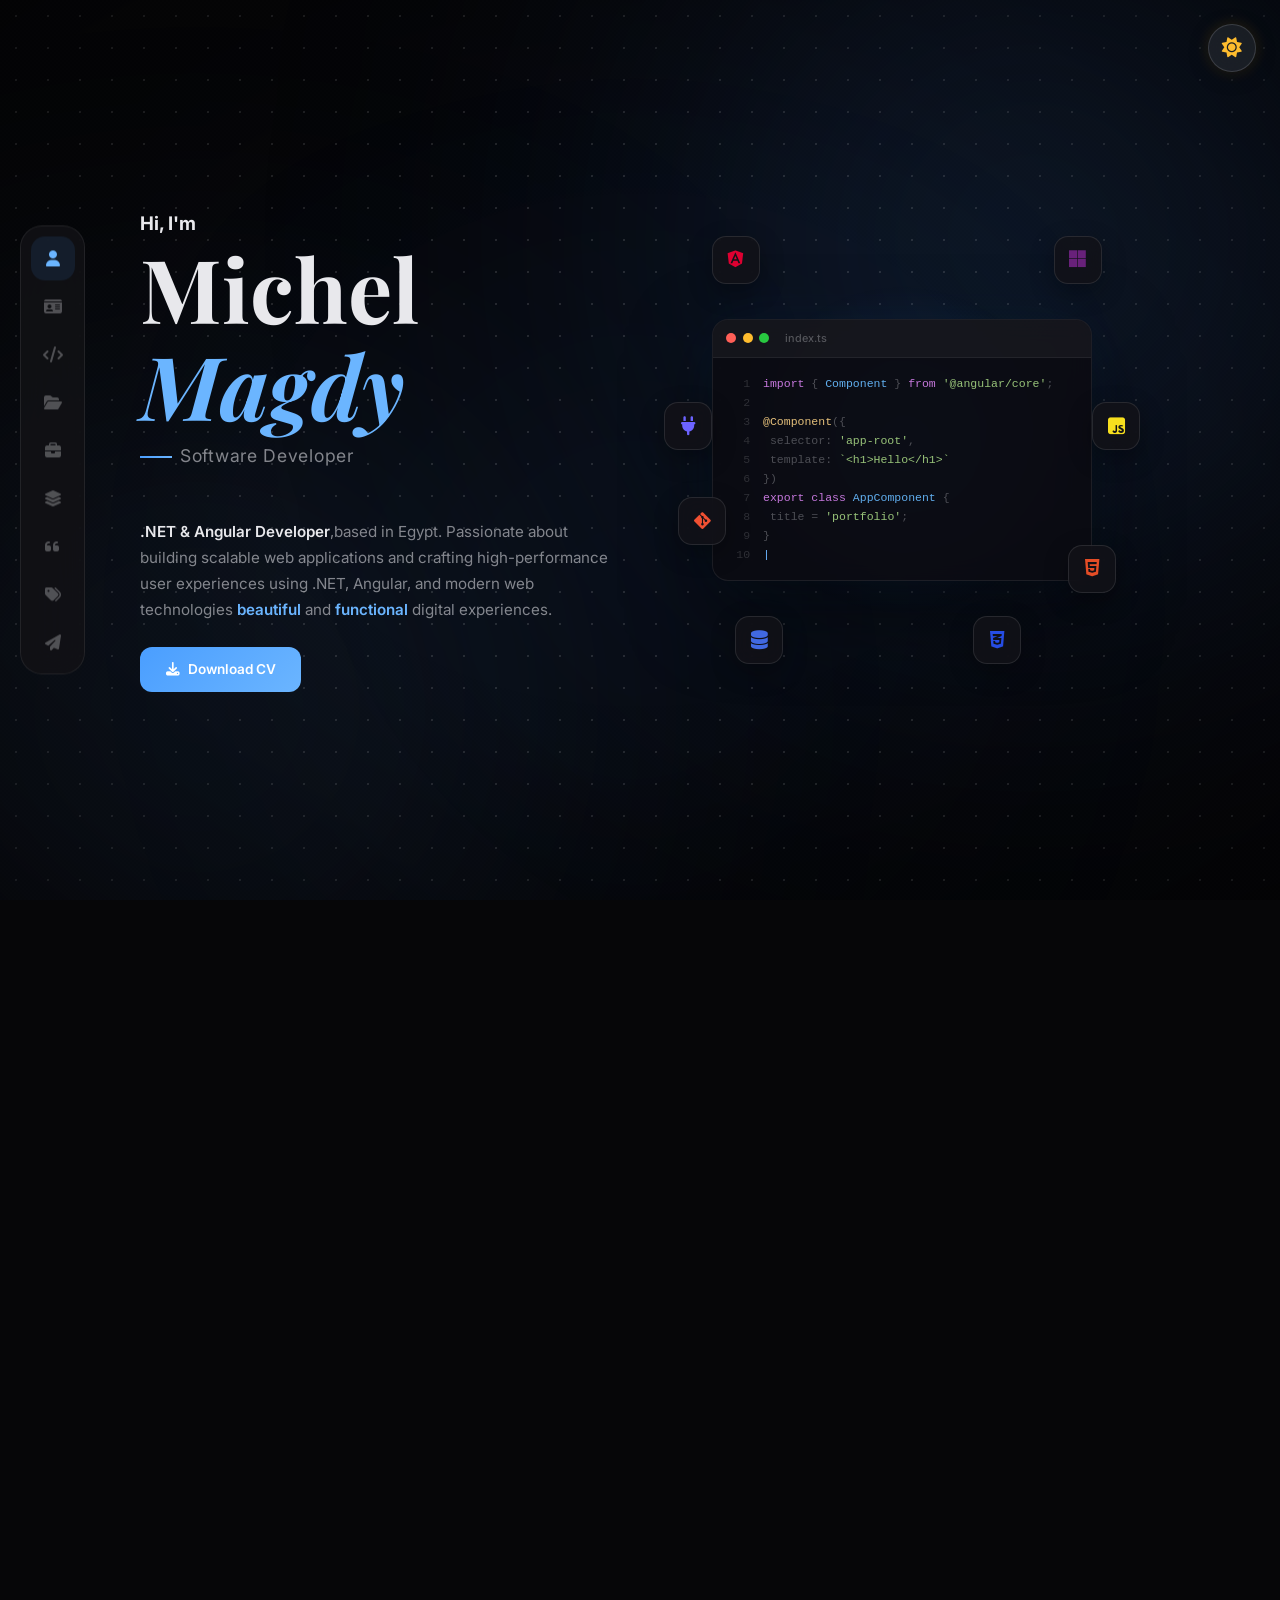
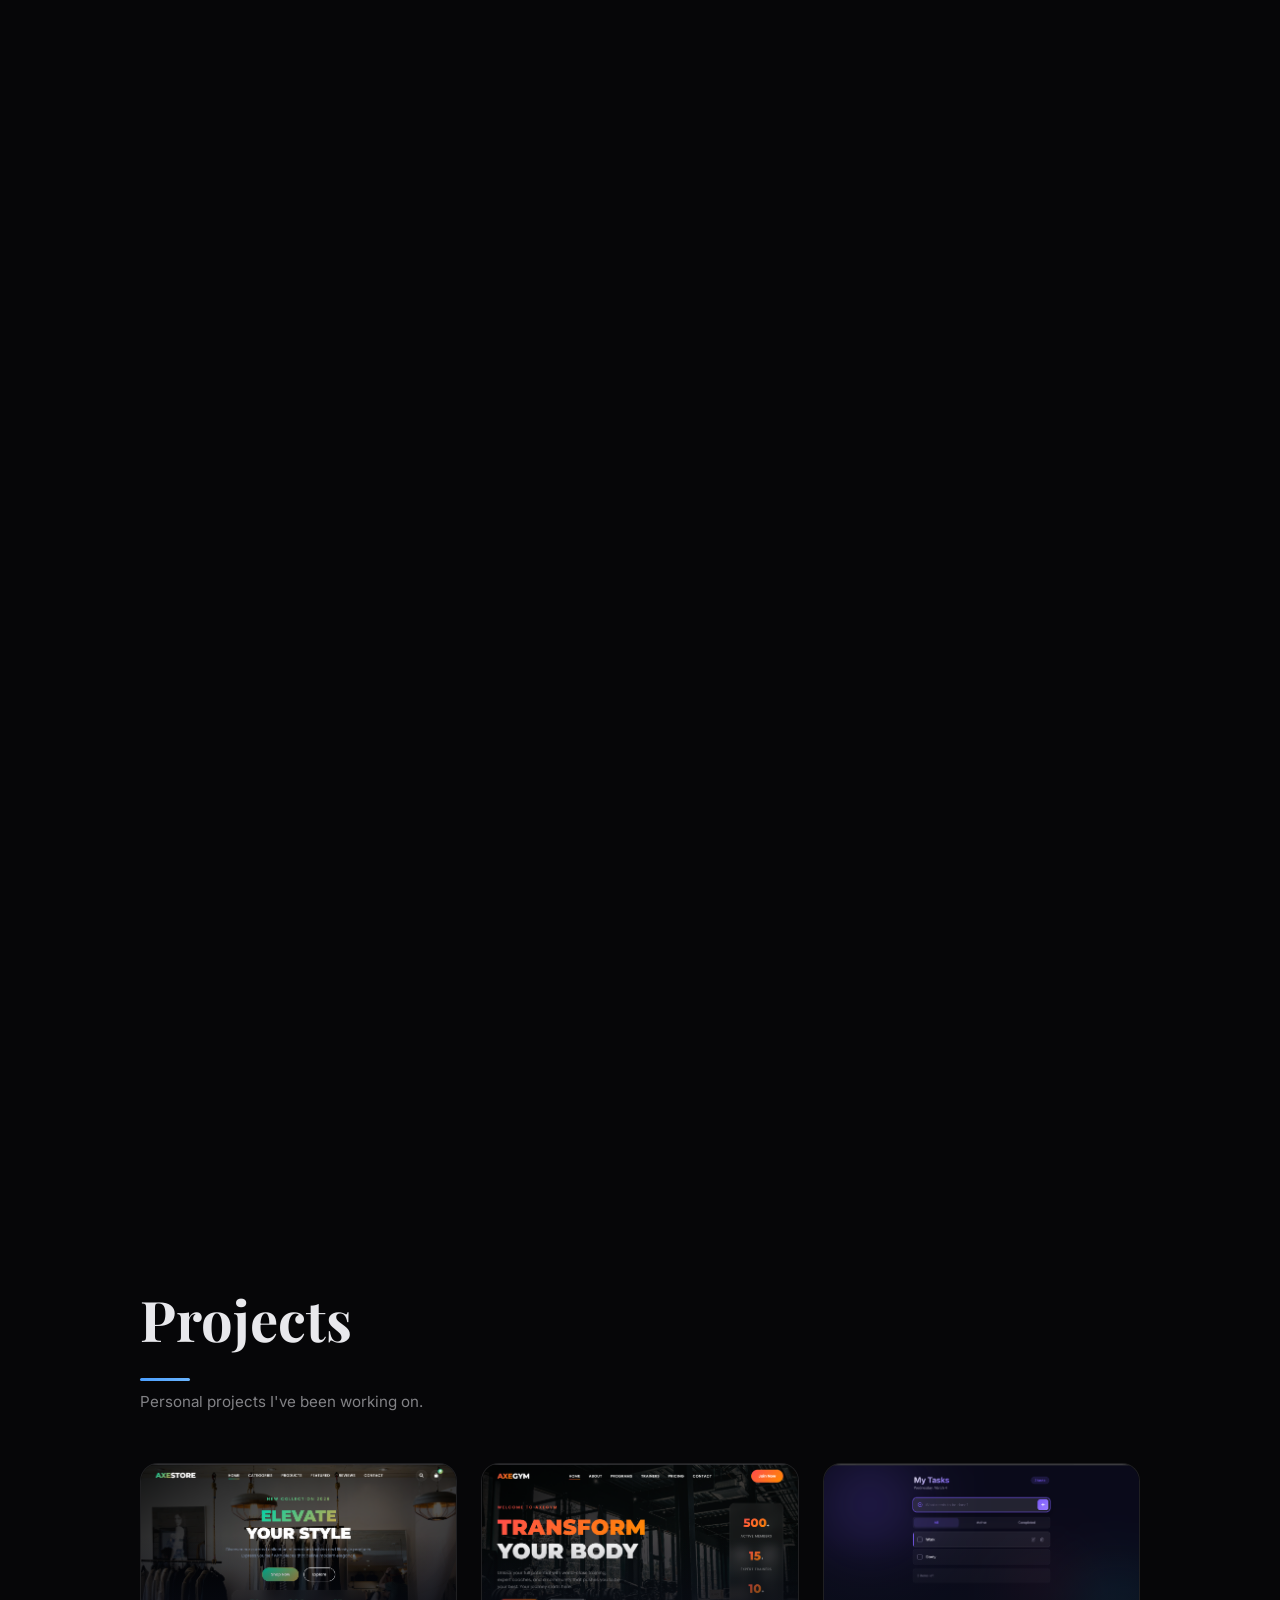
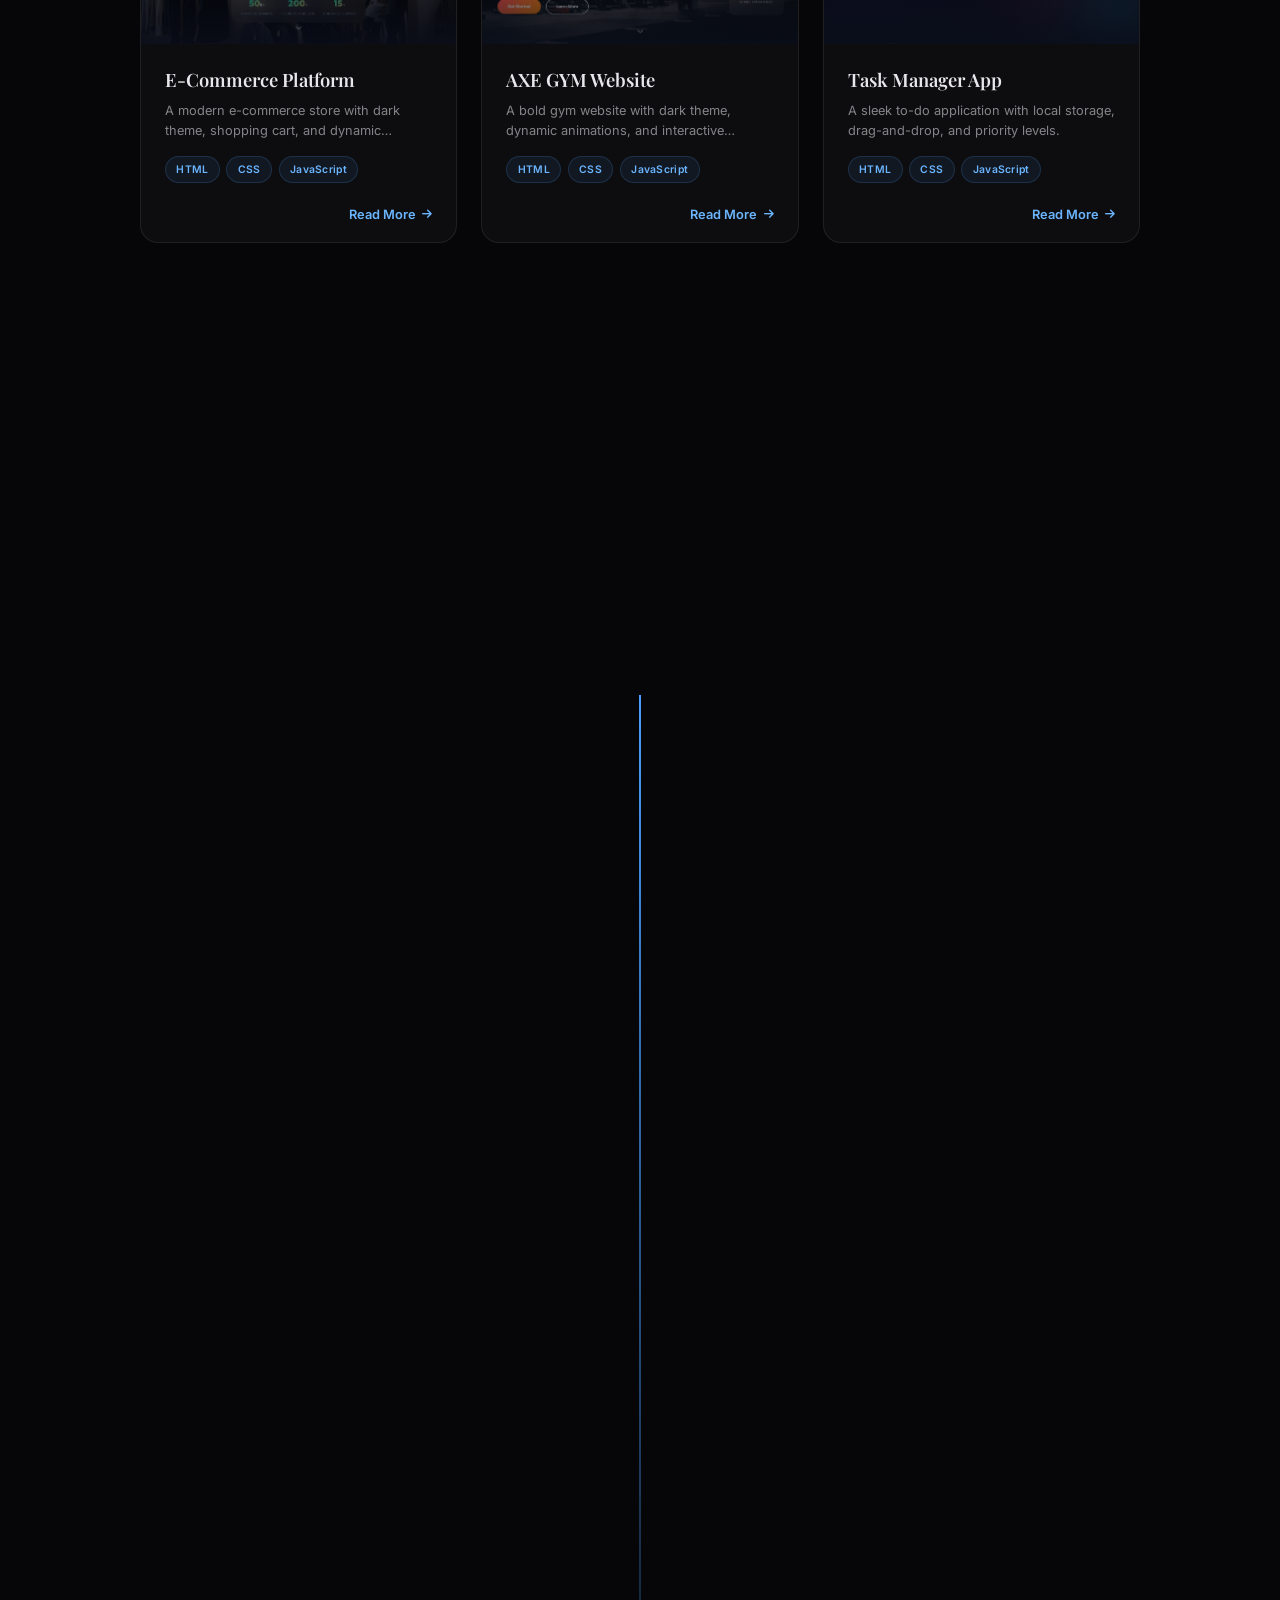
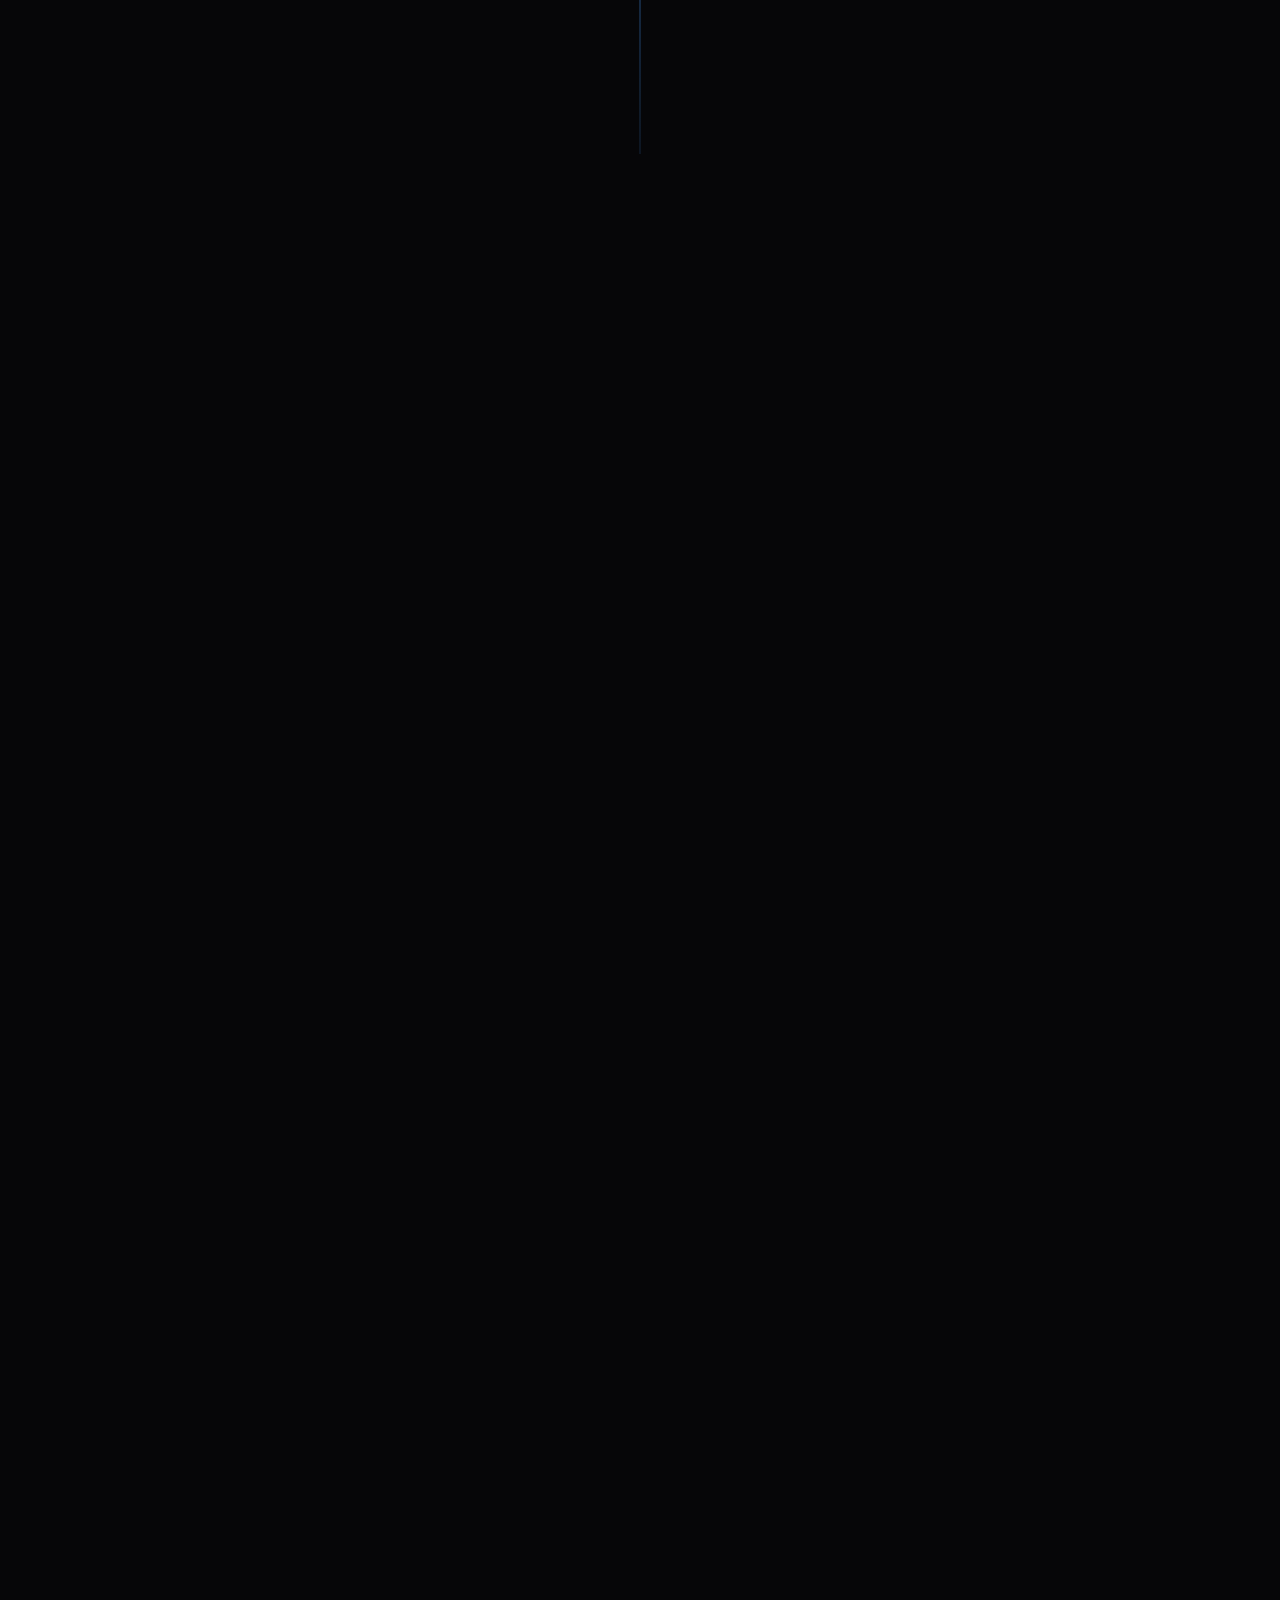
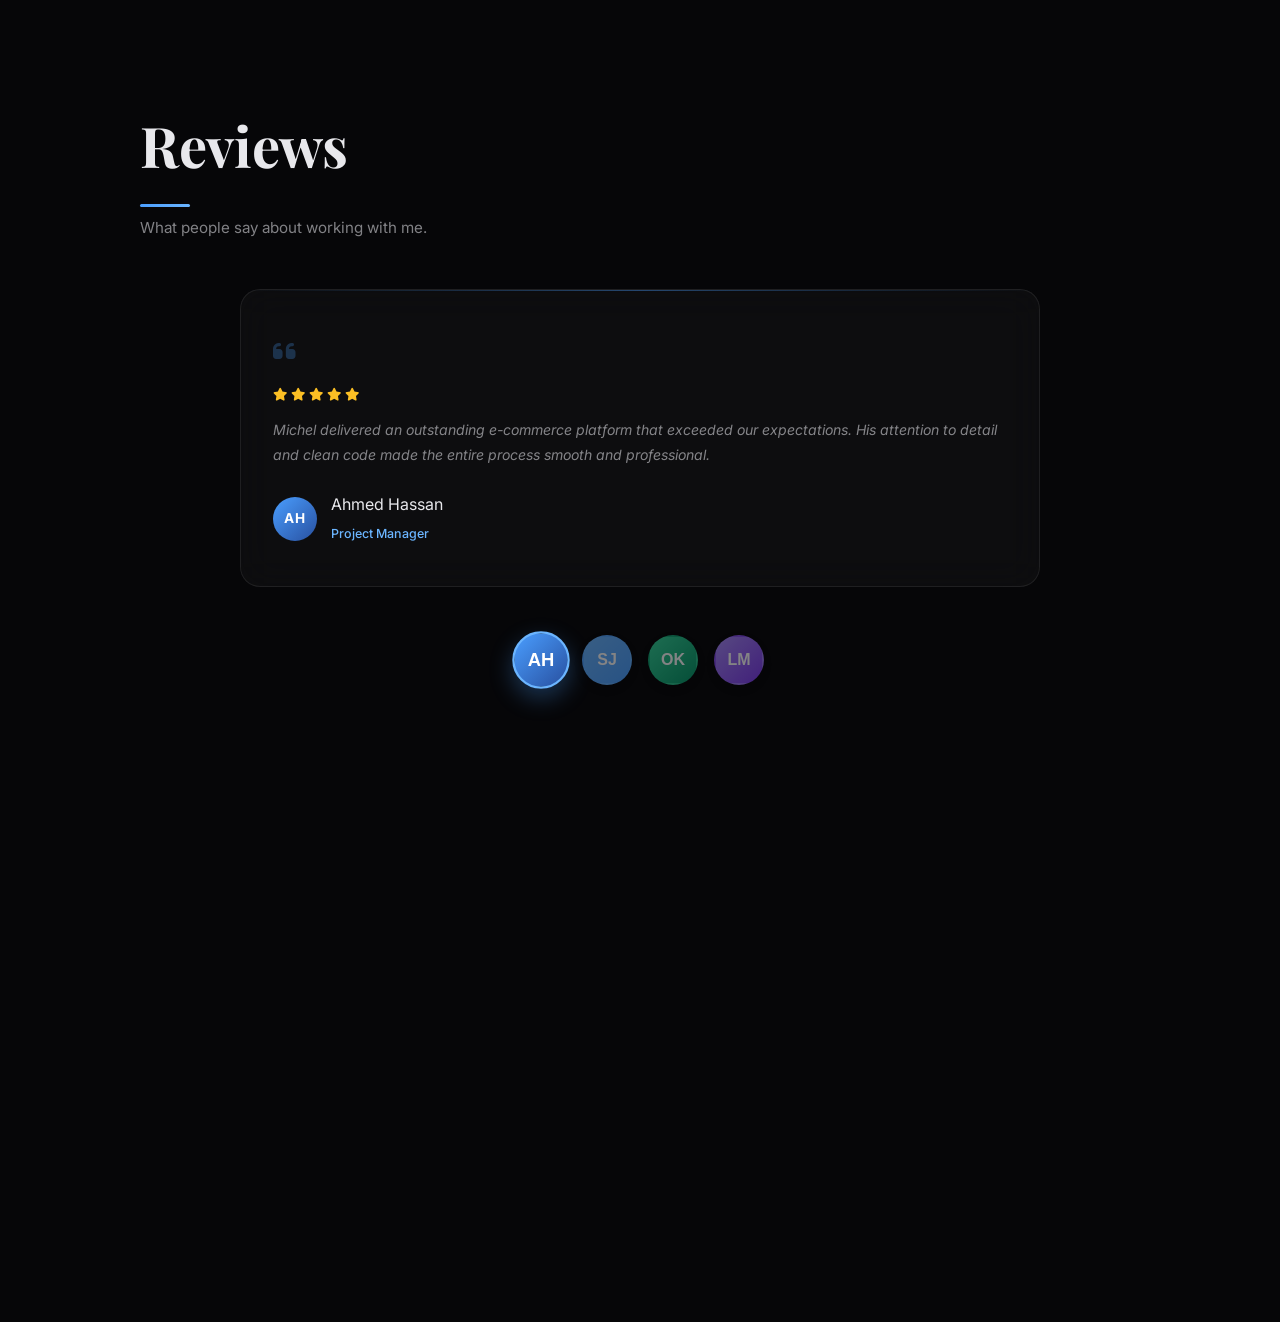
<file: index.html>
<!DOCTYPE html>
<html lang="en">

<head>
    <meta charset="UTF-8">
    <meta name="viewport" content="width=device-width, initial-scale=1.0">
    <meta name="description"
        content="Michel Magdi — Software Engineer portfolio showcasing projects, skills, and professional experience.">
    <title>Michel Magdi — Software Engineer</title>
    <link rel="preconnect" href="https://fonts.googleapis.com">
    <link rel="preconnect" href="https://fonts.gstatic.com" crossorigin>
    <link
        href="https://fonts.googleapis.com/css2?family=Playfair+Display:ital,wght@0,400;0,600;0,700;1,400&family=Inter:wght@300;400;500;600;700&display=swap"
        rel="stylesheet">
    <link rel="stylesheet" href="https://cdnjs.cloudflare.com/ajax/libs/font-awesome/6.5.1/css/all.min.css">
    <link rel="stylesheet" href="style.css">
</head>

<body>

    <!-- ============ ANIMATED BACKGROUND ============ -->
    <div class="bg-effects" aria-hidden="true">
        <div class="bg-orb bg-orb--1"></div>
        <div class="bg-orb bg-orb--2"></div>
        <div class="bg-orb bg-orb--3"></div>
        <div class="bg-grid"></div>
        <div class="bg-noise"></div>
        <div class="bg-vignette"></div>
    </div>

    <!-- ============ FLOATING THEME TOGGLE ============ -->
    <button id="themeToggle" class="floating-theme-btn" aria-label="Toggle Theme">
        <i class="fas fa-sun" id="themeIcon"></i>
    </button>

    <!-- ============ ICON DOCK NAVIGATION ============ -->
    <nav class="dock" id="dock">
        <a href="#about" class="dock-icon active" data-section="about" aria-label="About">
            <i class="fas fa-user"></i>
            <span class="dock-tooltip">Home</span>
        </a>
        <a href="#aboutme" class="dock-icon" data-section="aboutme" aria-label="About Me">
            <i class="fas fa-id-card"></i>
            <span class="dock-tooltip">About Me</span>
        </a>
        <a href="#skills" class="dock-icon" data-section="skills" aria-label="Skills">
            <i class="fas fa-code"></i>
            <span class="dock-tooltip">Skills</span>
        </a>
        <a href="#projects" class="dock-icon" data-section="projects" aria-label="Projects">
            <i class="fas fa-folder-open"></i>
            <span class="dock-tooltip">Projects</span>
        </a>
        <a href="#experience" class="dock-icon" data-section="experience" aria-label="Experience">
            <i class="fas fa-briefcase"></i>
            <span class="dock-tooltip">Experience</span>
        </a>
        <a href="#services" class="dock-icon" data-section="services" aria-label="Services">
            <i class="fas fa-layer-group"></i>
            <span class="dock-tooltip">Services</span>
        </a>
        <a href="#testimonials" class="dock-icon" data-section="testimonials" aria-label="Testimonials">
            <i class="fas fa-quote-left"></i>
            <span class="dock-tooltip">Testimonials</span>
        </a>
        <a href="pricing.html" class="dock-icon" aria-label="Pricing">
            <i class="fas fa-tags"></i>
            <span class="dock-tooltip">Pricing</span>
        </a>
        <a href="#contact" class="dock-icon" data-section="contact" aria-label="Contact">
            <i class="fas fa-paper-plane"></i>
            <span class="dock-tooltip">Contact</span>
        </a>
    </nav>

    <!-- ============ MAIN CONTENT ============ -->
    <main class="main-content">

        <!-- ===== ABOUT / HOME SECTION ===== -->
        <section id="about" class="section section-about">
            <div class="section-content">
                <div class="hero-layout">
                    <!-- Left: Text -->
                    <div class="hero-text-col">
                        <h3>Hi, I'm</h3>
                        <h1 class="hero-heading animate-in">
                            <span class="hero-name-wrapper" id="heroNameWrapper">
                                <span class="hero-line">Michel</span>
                                <span class="hero-line accent">Magdy</span>
                                <div class="hero-hover-image" id="heroHoverImage">
                                    <img src="./assets/hover3.jpeg" alt="" class="hover-cycle-img" id="hoverCycleImg"
                                        loading="lazy">
                                </div>
                            </span>
                        </h1>
                        <p class="hero-subtitle animate-in">Software Developer</p>

                        <div class="about-text animate-in">
                            <p><strong>.NET & Angular Developer</strong>,based in Egypt. Passionate about building
                                scalable web
                                applications and crafting high-performance user experiences using .NET, Angular, and
                                modern web technologies
                                <strong class="accent-text">beautiful</strong> and <strong
                                    class="accent-text">functional</strong> digital experiences.
                            </p>
                        </div>
                        <a href="https://drive.google.com/file/d/1rhgcsAPZQCBsiDApYezIv1-wKAXuzYPt/view?usp=sharing"
                            class="cv-btn animate-in">
                            <i class="fas fa-download"></i> Download CV
                        </a>
                    </div>

                    <!-- Right: Animated Fullstack Illustration -->
                    <div class="hero-illustration animate-in">
                        <!-- Code Editor Mockup -->
                        <div class="hero-editor">
                            <div class="editor-topbar">
                                <span class="editor-dot red"></span>
                                <span class="editor-dot yellow"></span>
                                <span class="editor-dot green"></span>
                                <span class="editor-tab-name">index.ts</span>
                            </div>
                            <div class="editor-body">
                                <div class="code-line"><span class="ln">1</span><span class="kw">import</span> { <span
                                        class="fn">Component</span> } <span class="kw">from</span> <span
                                        class="str">'@angular/core'</span>;</div>
                                <div class="code-line"><span class="ln">2</span></div>
                                <div class="code-line"><span class="ln">3</span><span class="dec">@Component</span>({
                                </div>
                                <div class="code-line"><span class="ln">4</span> selector: <span
                                        class="str">'app-root'</span>,</div>
                                <div class="code-line"><span class="ln">5</span> template: <span
                                        class="str">`&lt;h1&gt;Hello&lt;/h1&gt;`</span></div>
                                <div class="code-line"><span class="ln">6</span>})</div>
                                <div class="code-line"><span class="ln">7</span><span class="kw">export class</span>
                                    <span class="fn">AppComponent</span> {
                                </div>
                                <div class="code-line"><span class="ln">8</span> title = <span
                                        class="str">'portfolio'</span>;</div>
                                <div class="code-line"><span class="ln">9</span>}</div>
                                <div class="code-line cursor-line"><span class="ln">10</span><span
                                        class="cursor-blink">|</span></div>
                            </div>
                        </div>

                        <!-- Floating Tech Icons -->
                        <div class="hero-float-icon float-icon-1" title="Angular">
                            <i class="fab fa-angular"></i>
                        </div>
                        <div class="hero-float-icon float-icon-2" title=".NET">
                            <i class="fab fa-microsoft"></i>
                        </div>
                        <div class="hero-float-icon float-icon-3" title="JavaScript">
                            <i class="fab fa-js-square"></i>
                        </div>
                        <div class="hero-float-icon float-icon-4" title="HTML5">
                            <i class="fab fa-html5"></i>
                        </div>
                        <div class="hero-float-icon float-icon-5" title="CSS3">
                            <i class="fab fa-css3-alt"></i>
                        </div>
                        <div class="hero-float-icon float-icon-6" title="Database">
                            <i class="fas fa-database"></i>
                        </div>
                        <div class="hero-float-icon float-icon-7" title="API">
                            <i class="fas fa-plug"></i>
                        </div>
                        <div class="hero-float-icon float-icon-8" title="Git">
                            <i class="fab fa-git-alt"></i>
                        </div>

                        <!-- Glow effect -->
                        <div class="hero-illustration-glow"></div>
                    </div>
                </div>
            </div>
        </section>

        <!-- ===== ABOUT ME SECTION ===== -->
        <section id="aboutme" class="section section-aboutme">
            <div class="section-content">
                <h2 class="section-heading animate-in">About Me</h2>
                <p class="section-subtitle animate-in">A closer look at who I am.</p>

                <div class="aboutme-layout animate-in">
                    <!-- Left: Profile Photo -->
                    <div class="aboutme-photo-col">
                        <div class="aboutme-photo-frame">
                            <img src="assets/hover3.jpeg" alt="Michel Magdi" class="aboutme-photo" loading="lazy">
                            <div class="aboutme-photo-glow"></div>
                        </div>
                        <div class="aboutme-status">
                            <span class="status-dot"></span>
                            Available for freelance
                        </div>
                    </div>

                    <!-- Right: Bio & Details -->
                    <div class="aboutme-info-col">
                        <h3 class="aboutme-name">Michel Magdi</h3>
                        <p class="aboutme-role">Full-Stack Software Developer</p>

                        <p class="aboutme-bio">
                            Full-Stack Developer specializing in Angular and .NET with 1+ years of experience and 3
                            completed projects. I build scalable web applications and high-performance dashboards
                            that transform complex data into fast, reliable business insights.
                        </p>

                        <div class="aboutme-details-grid">
                            <div class="aboutme-detail">
                                <i class="fas fa-map-marker-alt"></i>
                                <div>
                                    <span class="detail-label">Location</span>
                                    <span class="detail-value">Cairo, Egypt</span>
                                </div>
                            </div>
                            <div class="aboutme-detail">
                                <i class="fas fa-envelope"></i>
                                <div>
                                    <span class="detail-label">Email</span>
                                    <span class="detail-value">michoo.m.louis@gmail.com</span>
                                </div>
                            </div>
                            <div class="aboutme-detail">
                                <i class="fas fa-language"></i>
                                <div>
                                    <span class="detail-label">Languages</span>
                                    <span class="detail-value">Arabic, English</span>
                                </div>
                            </div>
                            <div class="aboutme-detail">
                                <i class="fas fa-graduation-cap"></i>
                                <div>
                                    <span class="detail-label">Education</span>
                                    <span class="detail-value">Computer Science</span>
                                </div>
                            </div>
                        </div>

                        <div class="aboutme-philosophy animate-in">
                            <i class="fas fa-quote-left aboutme-quote-icon"></i>
                            <p>I believe great software is built at the intersection of clean code,
                                thoughtful design, and genuine empathy for the user.</p>
                        </div>
                    </div>
                </div>
            </div>
        </section>

        <!-- ===== SKILLS SECTION ===== -->
        <section id="skills" class="section section-skills ">
            <div class="section-content">
                <h2 class="section-heading animate-in">Skills</h2>
                <p class="section-subtitle animate-in">Technologies and tools I work with.</p>

                <div class="skills-showcase animate-in">
                    <div class="skills-group">
                        <h4 class="skills-group-label"><i class="fas fa-laptop-code"></i> Frontend</h4>
                        <div class="skills-tiles">
                            <div class="skill-tile"><i class="fab fa-html5" style="color:#e44d26"></i><span>HTML5</span>
                            </div>
                            <div class="skill-tile"><i class="fab fa-css3-alt"
                                    style="color:#264de4"></i><span>CSS3</span></div>
                            <div class="skill-tile"><i class="fab fa-js-square"
                                    style="color:#f7df1e"></i><span>JavaScript</span></div>
                            <div class="skill-tile"><i class="fab fa-js-square"
                                    style="color:#3178c6"></i><span>TypeScript</span></div>
                            <div class="skill-tile"><i class="fab fa-angular"
                                    style="color:#dd0031"></i><span>Angular</span></div>
                        </div>
                    </div>
                    <div class="skills-group">
                        <h4 class="skills-group-label"><i class="fas fa-server"></i> Backend</h4>
                        <div class="skills-tiles">
                            <div class="skill-tile"><i class="fab fa-microsoft" style="color:#68217a"></i><span>C# /
                                    .NET</span></div>
                            <div class="skill-tile"><i class="fab fa-python"
                                    style="color:#3776ab"></i><span>Python</span></div>
                            <div class="skill-tile"><i class="fas fa-database"
                                    style="color:#4169e1"></i><span>SQL</span></div>
                            <div class="skill-tile"><i class="fas fa-plug" style="color:#6c63ff"></i><span>REST
                                    APIs</span></div>
                        </div>
                    </div>
                    <div class="skills-group">
                        <h4 class="skills-group-label"><i class="fas fa-wrench"></i> Tools</h4>
                        <div class="skills-tiles">
                            <div class="skill-tile"><i class="fab fa-git-alt" style="color:#f05032"></i><span>Git</span>
                            </div>
                            <div class="skill-tile"><i class="fab fa-github"
                                    style="color:#e6edf3"></i><span>GitHub</span></div>
                            <div class="skill-tile"><i class="fas fa-code" style="color:#007acc"></i><span>VS
                                    Code</span></div>
                            <div class="skill-tile"><i class="fab fa-figma" style="color:#a259ff"></i><span>Figma</span>
                            </div>
                            <div class="skill-tile"><img src="assets/Postman.svg" alt="Postman"
                                    style="width: 24px; height: 24px;"><span>Postman</span></div>
                        </div>
                    </div>
                </div>
            </div>
        </section>

        <!-- ===== PROJECTS SECTION ===== -->
        <section id="projects" class="section section-projects">
            <div class="section-content">
                <h2 class="section-heading animate-in">Projects</h2>
                <p class="section-subtitle animate-in">Personal projects I've been working on.</p>

                <div class="projects-grid" id="projectsGrid">
                    <!-- Cards injected by JS -->
                </div>
            </div>
        </section>

        <!-- ===== EXPERIENCE SECTION ===== -->
        <section id="experience" class="section section-experience">
            <div class="section-content">
                <h2 class="section-heading animate-in">Experience</h2>
                <p class="section-subtitle animate-in">My academic and professional journey so far.</p>

                <div class="timeline" id="timeline">
                    <!-- Timeline items injected by JS -->
                </div>
            </div>
        </section>

        <!-- ===== SERVICES SECTION ===== -->
        <section id="services" class="section section-services">
            <div class="section-content">
                <h2 class="section-heading animate-in">Services</h2>
                <p class="section-subtitle animate-in">What I can do for you.</p>

                <div class="services-grid" id="servicesGrid">
                    <!-- Cards injected by JS -->
                </div>
                <div style="display: flex; flex-direction: column;">
                    <a href="pricing.html" class="cv-btn animate-in" style="margin: 20px auto;">
                        <i class="fas fa-tags"></i> Pricing Plan
                    </a>
                </div>
            </div>
        </section>


        <!-- ===== TESTIMONIALS SECTION ===== -->
        <section id="testimonials" class="section section-testimonials">
            <div class="section-content">
                <h2 class="section-heading animate-in">Reviews</h2>
                <p class="section-subtitle animate-in">What people say about working with me.</p>

                <div class="testimonial-view-container" id="testimonialsContainer">
                    <!-- Main active testimonial will be injected here -->
                    <div class="testimonial-main" id="testimonialMain"></div>

                    <!-- Thumbnails will be injected here -->
                    <div class="testimonial-thumbnails" id="testimonialThumbs"></div>
                </div>
            </div>
        </section>

        <!-- ===== CONTACT SECTION ===== -->
        <section id="contact" class="section section-contact">
            <div class="section-content">
                <h2 class="section-heading animate-in">Get In Touch</h2>
                <p class="section-subtitle animate-in">Have a project in mind? Let's build something amazing together.
                </p>

                <div class="contact-grid animate-in">
                    <a href="mailto:michoo.m.louis@gmail.com" class="contact-card">
                        <i class="fas fa-envelope"></i>
                        <span>michoo.m.louis@gmail.com </span>
                    </a>
                    <a href="https://github.com/Michel-magdy" target="_blank" rel="noopener" class="contact-card">
                        <i class="fab fa-github"></i>
                        <span>GitHub</span>
                    </a>
                    <a href="https://www.linkedin.com/in/michel-m-louis/" target="_blank" rel="noopener"
                        class="contact-card">
                        <i class="fab fa-linkedin-in"></i>
                        <span>LinkedIn</span>
                    </a>
                    <a href="https://wa.me/201115600519" target="_blank" rel="noopener" class="contact-card">
                        <i class="fab fa-whatsapp"></i>
                        <span>WhatsApp</span>
                    </a>
                </div>
            </div>
        </section>
    </main>

    <!-- ============ PROJECT DETAIL MODAL ============ -->
    <div class="modal-overlay" id="projectModal">
        <div class="modal-container">
            <button class="modal-close" id="modalClose" aria-label="Close modal">&times;</button>
            <div class="modal-body-new">

                <!-- Hero Image Area (Top) -->
                <div class="modal-hero" id="modalHero">
                    <div class="modal-carousel" id="modalCarousel">
                        <!-- Images injected by JS -->
                    </div>
                    <div class="carousel-dots" id="carouselDots"></div>
                </div>

                <!-- Floating Info Card (Overlaps hero) -->
                <div class="modal-header-card animate-modal-content">
                    <h2 class="modal-title" id="modalTitle"></h2>
                    <p class="modal-category" id="modalCategory"></p>
                    <div class="modal-links" id="modalLinks"></div>
                </div>

                <!-- Content Area (Bottom) -->
                <div class="modal-content-grid animate-modal-content">
                    <div class="modal-desc-col">
                        <h4 class="modal-label">Overview</h4>
                        <p class="modal-description" id="modalDescription"></p>

                        <!-- Challenge / Action / Result -->
                        <div class="modal-car-section" id="modalCar">
                            <div class="modal-car-item">
                                <div class="modal-car-icon challenge"><i class="fas fa-mountain"></i></div>
                                <div>
                                    <h5 class="modal-car-label">Challenge</h5>
                                    <p class="modal-car-text" id="modalChallenge"></p>
                                </div>
                            </div>
                            <div class="modal-car-item">
                                <div class="modal-car-icon action"><i class="fas fa-cogs"></i></div>
                                <div>
                                    <h5 class="modal-car-label">Action</h5>
                                    <p class="modal-car-text" id="modalAction"></p>
                                </div>
                            </div>
                            <div class="modal-car-item">
                                <div class="modal-car-icon result"><i class="fas fa-trophy"></i></div>
                                <div>
                                    <h5 class="modal-car-label">Result</h5>
                                    <p class="modal-car-text" id="modalResult"></p>
                                </div>
                            </div>
                        </div>
                    </div>

                    <div class="modal-sidebar-col">
                        <div class="modal-section-block">
                            <h4 class="modal-label">Key Features</h4>
                            <ul class="modal-features" id="modalFeatures"></ul>
                        </div>

                        <div class="modal-section-block">
                            <h4 class="modal-label">Technologies</h4>
                            <div class="modal-tech" id="modalTech"></div>
                        </div>
                    </div>
                </div>

            </div>
        </div>
    </div>

    <script src="./"></script>
    <script src="script.js" defer></script>
</body>

</html>
</file>
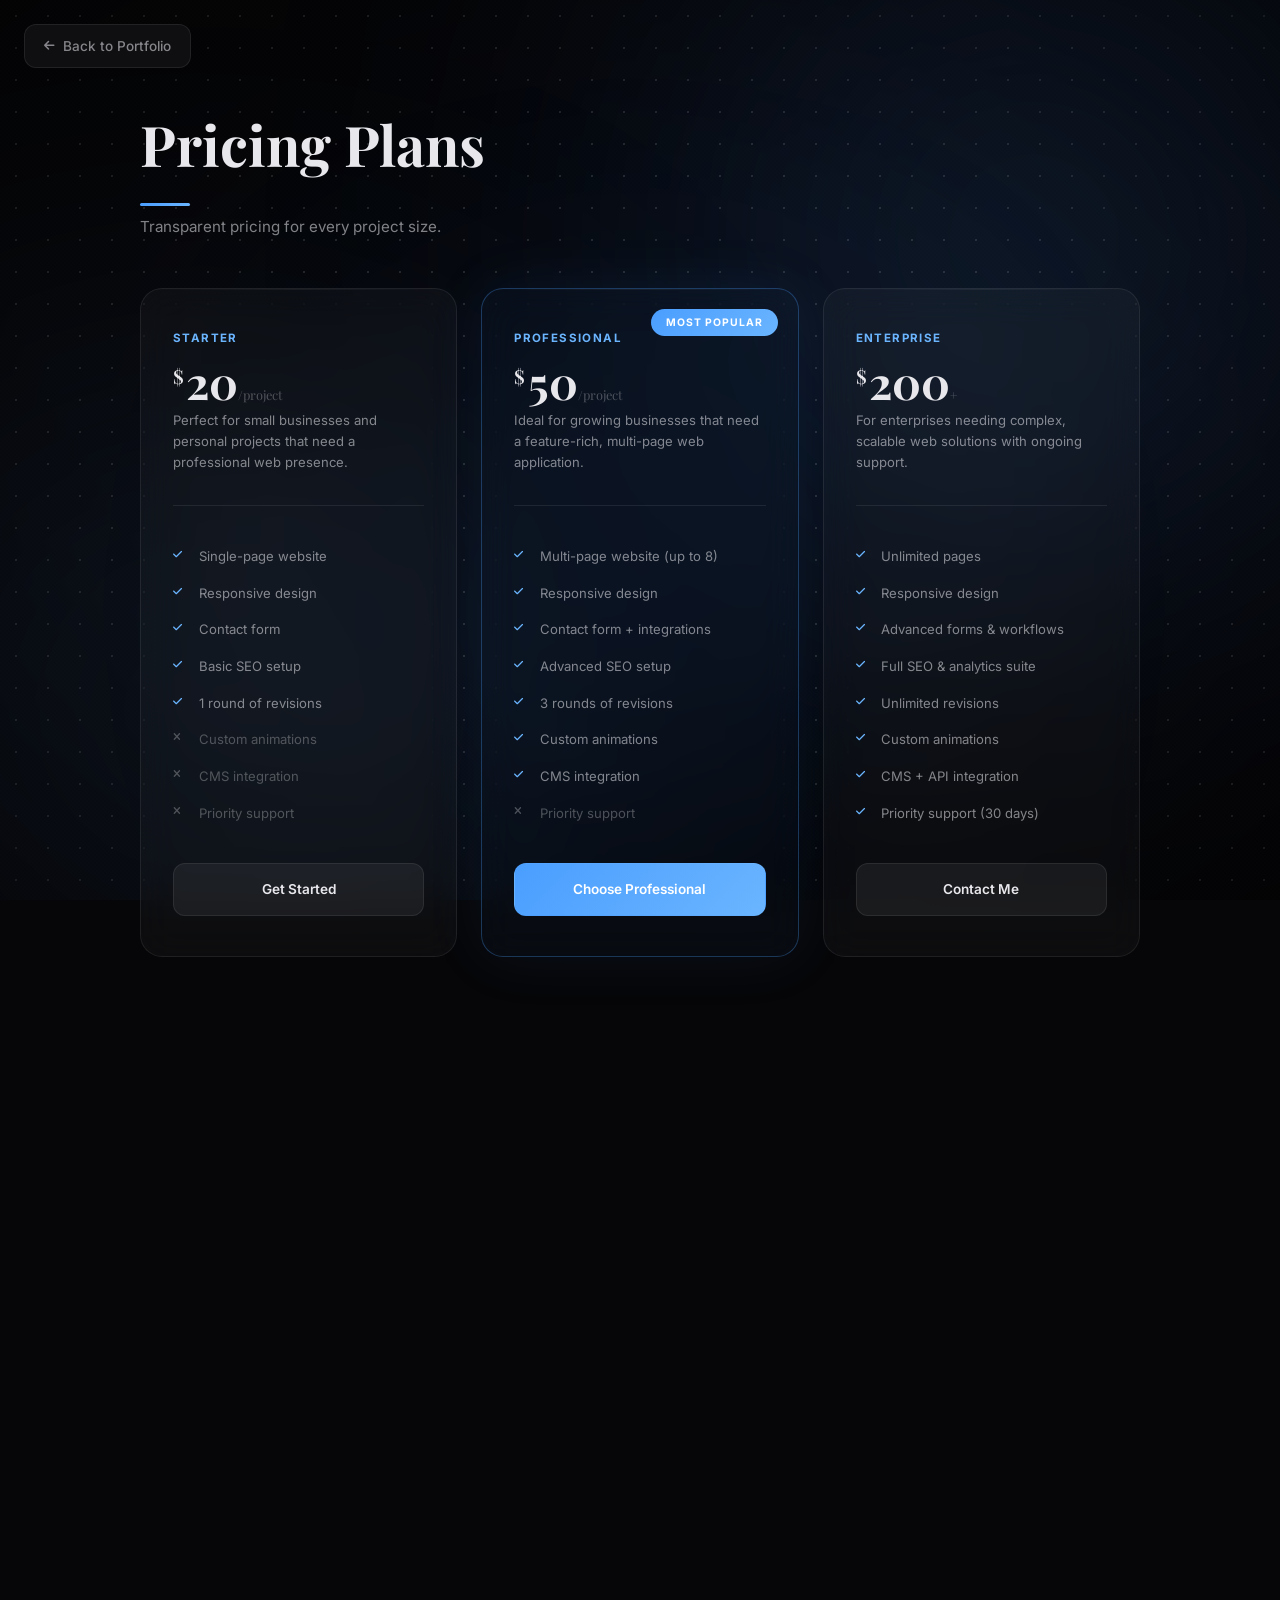
<file: pricing.html>
<!DOCTYPE html>
<html lang="en">

<head>
    <meta charset="UTF-8">
    <meta name="viewport" content="width=device-width, initial-scale=1.0">
    <meta name="description"
        content="Michel Magdi — Transparent pricing plans for web development projects of every size.">
    <title>Pricing — Michel Magdi</title>
    <link rel="preconnect" href="https://fonts.googleapis.com">
    <link rel="preconnect" href="https://fonts.gstatic.com" crossorigin>
    <link
        href="https://fonts.googleapis.com/css2?family=Playfair+Display:ital,wght@0,400;0,600;0,700;1,400&family=Inter:wght@300;400;500;600;700&display=swap"
        rel="stylesheet">
    <link rel="stylesheet" href="https://cdnjs.cloudflare.com/ajax/libs/font-awesome/6.5.1/css/all.min.css">
    <link rel="stylesheet" href="style.css">
    <style>
        /* Back link */
        .back-link {
            position: fixed;
            top: 1.5rem;
            left: 1.5rem;
            display: inline-flex;
            align-items: center;
            gap: 0.5rem;
            padding: 0.6rem 1.2rem;
            border-radius: 12px;
            border: 1px solid var(--glass-border);
            background: rgba(18, 18, 22, 0.85);
            backdrop-filter: blur(16px);
            -webkit-backdrop-filter: blur(16px);
            color: var(--text-secondary);
            font-size: 0.85rem;
            font-weight: 500;
            font-family: var(--font-body);
            text-decoration: none;
            z-index: 100;
            transition: all 0.3s var(--ease-smooth);
        }

        .back-link:hover {
            color: var(--accent-light);
            border-color: rgba(74, 158, 255, 0.3);
            background: rgba(74, 158, 255, 0.08);
        }

        .back-link i {
            font-size: 0.75rem;
            transition: transform 0.3s var(--ease-smooth);
        }

        .back-link:hover i {
            transform: translateX(-3px);
        }

        /* Center the pricing section on its own page */
        .pricing-page-wrapper {
            min-height: 100vh;
            display: flex;
            align-items: center;
            justify-content: center;
            padding: 6rem 4rem;
            position: relative;
            z-index: 1;
        }

        .pricing-page-wrapper .section-content {
            width: 100%;
            max-width: 1000px;
            margin: 0 auto;
        }

        @media (max-width: 768px) {
            .back-link {
                position: relative;
                top: auto;
                left: auto;
                margin: 1rem 0 0 1rem;
                padding: 0.5rem 1rem;
                font-size: 0.8rem;
                display: inline-flex;
            }

            .pricing-page-wrapper {
                padding: 1rem 1.25rem 3rem;
                align-items: flex-start;
            }
        }
    </style>
</head>

<body>

    <!-- ============ ANIMATED BACKGROUND ============ -->
    <div class="bg-effects" aria-hidden="true">
        <div class="bg-orb bg-orb--1"></div>
        <div class="bg-orb bg-orb--2"></div>
        <div class="bg-orb bg-orb--3"></div>
        <div class="bg-grid"></div>
        <div class="bg-noise"></div>
        <div class="bg-vignette"></div>
    </div>

    <!-- ============ BACK LINK ============ -->
    <a href="index.html" class="back-link">
        <i class="fas fa-arrow-left"></i>
        Back to Portfolio
    </a>

    <!-- ============ PRICING CONTENT ============ -->
    <div class="pricing-page-wrapper">
        <div class="section-content">
            <h2 class="section-heading animate-in">Pricing Plans</h2>
            <p class="section-subtitle animate-in">Transparent pricing for every project size.</p>

            <div class="pricing-grid" id="pricingGrid">
                <!-- Cards injected by JS -->
            </div>

            <!-- ============ CUSTOM PLAN BUILDER ============ -->
            <div class="custom-plan animate-in" id="customPlan">
                <div class="custom-plan-header">
                    <div>
                        <div class="pricing-tier">Custom</div>
                        <h3 class="custom-plan-title">Build Your Own Plan</h3>
                        <p class="custom-plan-subtitle">Pick only the features you need — pay for what matters.</p>
                    </div>
                    <div class="custom-plan-total">
                        <span class="custom-plan-total-label">Your Total</span>
                        <div class="pricing-price">
                            <span class="currency">$</span><span id="customTotal">0</span>
                        </div>
                    </div>
                </div>

                <div class="custom-features-grid" id="customFeaturesGrid">
                    <!-- Features injected by JS -->
                </div>

                <a href="index.html#contact" class="pricing-cta custom-plan-cta" id="customCta">
                    <i class="fas fa-paper-plane"></i> Get a Quote
                </a>
            </div>
        </div>
    </div>

    <script>
        // ─── PRICING DATA ─────────────────────────────────────────────
        const pricingPlans = [
            {
                tier: 'Starter',
                price: '20',
                period: '/project',
                desc: 'Perfect for small businesses and personal projects that need a professional web presence.',
                features: [
                    { text: 'Single-page website', enabled: true },
                    { text: 'Responsive design', enabled: true },
                    { text: 'Contact form', enabled: true },
                    { text: 'Basic SEO setup', enabled: true },
                    { text: '1 round of revisions', enabled: true },
                    { text: 'Custom animations', enabled: false },
                    { text: 'CMS integration', enabled: false },
                    { text: 'Priority support', enabled: false }
                ],
                cta: 'Get Started',
                popular: false
            },
            {
                tier: 'Professional',
                price: '50',
                period: '/project',
                desc: 'Ideal for growing businesses that need a feature-rich, multi-page web application.',
                features: [
                    { text: 'Multi-page website (up to 8)', enabled: true },
                    { text: 'Responsive design', enabled: true },
                    { text: 'Contact form + integrations', enabled: true },
                    { text: 'Advanced SEO setup', enabled: true },
                    { text: '3 rounds of revisions', enabled: true },
                    { text: 'Custom animations', enabled: true },
                    { text: 'CMS integration', enabled: true },
                    { text: 'Priority support', enabled: false }
                ],
                cta: 'Choose Professional',
                popular: true
            },
            {
                tier: 'Enterprise',
                price: '200',
                period: '+',
                desc: 'For enterprises needing complex, scalable web solutions with ongoing support.',
                features: [
                    { text: 'Unlimited pages', enabled: true },
                    { text: 'Responsive design', enabled: true },
                    { text: 'Advanced forms & workflows', enabled: true },
                    { text: 'Full SEO & analytics suite', enabled: true },
                    { text: 'Unlimited revisions', enabled: true },
                    { text: 'Custom animations', enabled: true },
                    { text: 'CMS + API integration', enabled: true },
                    { text: 'Priority support (30 days)', enabled: true }
                ],
                cta: 'Contact Me',
                popular: false
            }
        ];

        // ─── CUSTOM PLAN FEATURES ─────────────────────────────────────
        const customFeatures = [
            { id: 'pages', icon: 'fas fa-file-code', text: 'Additional Pages (per page)', price: 5 },
            { id: 'responsive', icon: 'fas fa-mobile-screen', text: 'Responsive Design', price: 8 },
            { id: 'contact', icon: 'fas fa-envelope', text: 'Contact Form', price: 5 },
            { id: 'seo', icon: 'fas fa-magnifying-glass', text: 'SEO Optimization', price: 10 },
            { id: 'animations', icon: 'fas fa-wand-magic-sparkles', text: 'Custom Animations', price: 15 },
            { id: 'cms', icon: 'fas fa-database', text: 'CMS Integration', price: 20 },
            { id: 'api', icon: 'fas fa-plug', text: 'API Integration', price: 25 },
            { id: 'revisions', icon: 'fas fa-rotate', text: 'Extra Revision Rounds (×3)', price: 10 },
            { id: 'analytics', icon: 'fas fa-chart-line', text: 'Analytics & Tracking Setup', price: 12 },
            { id: 'support', icon: 'fas fa-headset', text: 'Priority Support (30 days)', price: 30 },
            { id: 'performance', icon: 'fas fa-bolt', text: 'Performance Optimization', price: 15 },
            { id: 'security', icon: 'fas fa-shield-halved', text: 'Security Hardening', price: 18 },
        ];

        // ─── RENDER PRICING ───────────────────────────────────────────
        function renderPricing() {
            const grid = document.getElementById('pricingGrid');
            if (!grid) return;
            grid.innerHTML = pricingPlans.map(plan => `
                <div class="pricing-card${plan.popular ? ' popular' : ''} animate-in">
                    ${plan.popular ? '<span class="pricing-badge">Most Popular</span>' : ''}
                    <div class="pricing-tier">${plan.tier}</div>
                    <div class="pricing-price">
                        <span class="currency">$</span>${plan.price}<span class="period">${plan.period}</span>
                    </div>
                    <p class="pricing-desc">${plan.desc}</p>
                    <ul class="pricing-features">
                        ${plan.features.map(f => `<li class="${f.enabled ? '' : 'disabled'}">${f.text}</li>`).join('')}
                    </ul>
                    <a href="index.html#contact" class="pricing-cta">${plan.cta}</a>
                </div>
            `).join('');
        }

        // ─── RENDER CUSTOM PLAN ───────────────────────────────────────
        function renderCustomPlan() {
            const grid = document.getElementById('customFeaturesGrid');
            if (!grid) return;

            grid.innerHTML = customFeatures.map(f => `
                <label class="custom-feature" for="cf-${f.id}">
                    <div class="custom-feature-left">
                        <i class="${f.icon}"></i>
                        <span class="custom-feature-text">${f.text}</span>
                    </div>
                    <div class="custom-feature-right">
                        <span class="custom-feature-price">+$${f.price}</span>
                        <input type="checkbox" id="cf-${f.id}" class="custom-feature-cb" data-price="${f.price}" data-name="${f.text}">
                        <span class="custom-toggle"></span>
                    </div>
                </label>
            `).join('');

            // attach listeners
            grid.querySelectorAll('.custom-feature-cb').forEach(cb => {
                cb.addEventListener('change', updateCustomTotal);
            });
        }

        function updateCustomTotal() {
            const checks = document.querySelectorAll('.custom-feature-cb:checked');
            let total = 0;
            const selected = [];
            checks.forEach(cb => {
                total += parseInt(cb.dataset.price, 10);
                selected.push(cb.dataset.name);
            });

            const el = document.getElementById('customTotal');
            // animate the number
            el.classList.add('price-bump');
            el.textContent = total;
            setTimeout(() => el.classList.remove('price-bump'), 300);

            // update CTA state
            const cta = document.getElementById('customCta');
            if (total > 0) {
                cta.classList.add('active');
                cta.href = `index.html#contact`;
            } else {
                cta.classList.remove('active');
            }
        }

        // ─── SCROLL ANIMATIONS ────────────────────────────────────────
        function initScrollAnimations() {
            const observer = new IntersectionObserver((entries) => {
                entries.forEach(entry => {
                    if (entry.isIntersecting) {
                        entry.target.classList.add('visible');
                        observer.unobserve(entry.target);
                    }
                });
            }, { threshold: 0.1, rootMargin: '0px 0px -40px 0px' });
            document.querySelectorAll('.animate-in').forEach(el => observer.observe(el));
        }

        // ─── INIT ─────────────────────────────────────────────────────
        document.addEventListener('DOMContentLoaded', () => {
            renderPricing();
            renderCustomPlan();
            initScrollAnimations();
        });
    </script>
</body>

</html>
</file>
<file: style.css>
/* ============================================================
   PORTFOLIO — DESIGN SYSTEM
   Color Palette, Typography, Glassmorphism, Animations
   ============================================================ */
/* ---------- CSS CUSTOM PROPERTIES ---------- */
:root {
  /* Background hues */
  --bg-primary: #060608;
  --bg-secondary: #0c0c10;
  --bg-card: rgba(255, 255, 255, 0.03);
  --bg-card-hover: rgba(255, 255, 255, 0.06);
  --bg-sidebar: rgba(8, 8, 12, 0.95);
  /* Accent gradient */
  --accent: #4a9eff;
  --accent-light: #6bb5ff;
  --accent-gradient: linear-gradient(135deg, #4a9eff, #6bb5ff);
  /* Ambient glow */
  --glow-blue: rgba(74, 158, 255, 0.12);
  --glow-pink: rgba(74, 158, 255, 0.08);
  /* Text */
  --text-primary: #e8e8ec;
  --text-secondary: rgba(232, 232, 236, 0.55);
  --text-muted: rgba(232, 232, 236, 0.3);
  /* Glass */
  --glass-border: rgba(255, 255, 255, 0.08);
  --glass-blur: 18px;
  /* Typography */
  --font-heading: "Playfair Display", Georgia, serif;
  --font-body: "Inter", -apple-system, BlinkMacSystemFont, sans-serif;
  /* Sidebar width */
  --sidebar-w: 280px;
  /* Transitions */
  --ease-smooth: cubic-bezier(0.4, 0, 0.2, 1);
}

/* ---------- LIGHT THEME ---------- */
[data-theme="light"] {
  /* Background hues */
  --bg-primary: #f8f9fa;
  --bg-secondary: #ffffff;
  --bg-card: rgba(0, 0, 0, 0.03);
  --bg-card-hover: rgba(0, 0, 0, 0.06);
  --bg-sidebar: rgba(255, 255, 255, 0.95);

  /* Accent gradient */
  --accent: #2563eb;
  --accent-light: #3b82f6;
  --accent-gradient: linear-gradient(135deg, #2563eb, #60a5fa);

  /* Ambient glow */
  --glow-blue: rgba(37, 99, 235, 0.12);
  --glow-pink: rgba(37, 99, 235, 0.08);

  /* Text */
  --text-primary: #0f172a;
  --text-secondary: rgba(15, 23, 42, 0.7);
  --text-muted: rgba(15, 23, 42, 0.45);

  /* Glass */
  --glass-border: rgba(0, 0, 0, 0.08);
}

/* ---------- RESET & BASE ---------- */
*,
*::before,
*::after {
  margin: 0;
  padding: 0;
  box-sizing: border-box;
}

html {
  scroll-behavior: smooth;
  font-size: 16px;
  overflow-x: hidden;
}

body {
  font-family: var(--font-body);
  background: var(--bg-primary);
  color: var(--text-primary);
  line-height: 1.7;
  overflow-x: hidden;
  min-height: 100vh;
}

/* ============================================================
   ANIMATED BACKGROUND EFFECTS
   ============================================================ */
.bg-effects {
  position: fixed;
  inset: 0;
  z-index: 0;
  pointer-events: none;
  overflow: hidden;
}

/* Floating gradient orbs */
.bg-orb {
  position: absolute;
  border-radius: 50%;
  filter: blur(200px);
  opacity: 0.55;
  will-change: transform;
}

.bg-orb--1 {
  width: 750px;
  height: 750px;
  top: -15%;
  right: -10%;
  background: radial-gradient(circle,
      rgba(74, 158, 255, 0.7),
      rgba(40, 80, 180, 0.25) 60%,
      transparent);
  animation: orbFloat1 18s ease-in-out infinite;
}

.bg-orb--2 {
  width: 650px;
  height: 650px;
  bottom: -15%;
  left: -10%;
  background: radial-gradient(circle,
      rgba(107, 181, 255, 0.55),
      rgba(74, 130, 255, 0.15) 60%,
      transparent);
  animation: orbFloat2 22s ease-in-out infinite;
}

.bg-orb--3 {
  width: 500px;
  height: 500px;
  top: 40%;
  left: 30%;
  background: radial-gradient(circle,
      rgba(100, 180, 255, 0.4),
      transparent 65%);
  animation: orbFloat3 26s ease-in-out infinite;
}

/* Subtle dot grid overlay */
.bg-grid {
  position: absolute;
  inset: 0;
  background-image: radial-gradient(circle,
      rgba(255, 255, 255, 0.12) 1.2px,
      transparent 1.2px);
  background-size: 32px 32px;
}

/* Noise texture */
.bg-noise {
  position: absolute;
  inset: 0;
  opacity: 0.04;
  background-image: repeating-conic-gradient(rgba(255, 255, 255, 0.08) 0% 25%,
      transparent 0% 50%);
  background-size: 4px 4px;
}

/* Vignette — darkens edges for depth */
.bg-vignette {
  position: absolute;
  inset: 0;
  background: radial-gradient(ellipse at center,
      transparent 40%,
      rgba(0, 0, 0, 0.4) 100%);
}

@keyframes orbFloat1 {

  0%,
  100% {
    transform: translate(0, 0) scale(1);
  }

  25% {
    transform: translate(-60px, 40px) scale(1.08);
  }

  50% {
    transform: translate(-30px, 80px) scale(0.95);
  }

  75% {
    transform: translate(40px, 30px) scale(1.05);
  }
}

@keyframes orbFloat2 {

  0%,
  100% {
    transform: translate(0, 0) scale(1);
  }

  25% {
    transform: translate(50px, -50px) scale(1.1);
  }

  50% {
    transform: translate(80px, -20px) scale(0.92);
  }

  75% {
    transform: translate(20px, -60px) scale(1.06);
  }
}

@keyframes orbFloat3 {

  0%,
  100% {
    transform: translate(0, 0) scale(1);
  }

  33% {
    transform: translate(-70px, -40px) scale(1.12);
  }

  66% {
    transform: translate(50px, 60px) scale(0.9);
  }
}

a {
  text-decoration: none;
  color: inherit;
}

ul,
ol {
  list-style: none;
}

img {
  max-width: 100%;
  display: block;
}

/* ---------- SCROLLBAR ---------- */
::-webkit-scrollbar {
  width: 6px;
}

::-webkit-scrollbar-track {
  background: var(--bg-primary);
}

::-webkit-scrollbar-thumb {
  background: rgba(255, 255, 255, 0.12);
  border-radius: 10px;
}

::-webkit-scrollbar-thumb:hover {
  background: rgba(255, 255, 255, 0.22);
}

/* ============================================================
   FLOATING THEME TOGGLE
   ============================================================ */
.floating-theme-btn {
  position: fixed;
  top: 1.5rem;
  right: 1.5rem;
  width: 48px;
  height: 48px;
  border-radius: 50%;
  display: flex;
  align-items: center;
  justify-content: center;
  background: rgba(255, 255, 255, 0.08);
  backdrop-filter: blur(12px);
  -webkit-backdrop-filter: blur(12px);
  border: 1px solid rgba(255, 255, 255, 0.15);
  color: #febc2e;
  font-size: 1.25rem;
  cursor: pointer;
  z-index: 101;
  transition: all 0.3s var(--ease-smooth);
  box-shadow: 0 4px 20px rgba(0, 0, 0, 0.3), 0 0 15px rgba(254, 188, 46, 0.15);
}

.floating-theme-btn:hover {
  color: #ffcf54;
  background: rgba(255, 255, 255, 0.15);
  transform: translateY(-2px) scale(1.05);
  box-shadow: 0 8px 25px rgba(0, 0, 0, 0.4), 0 0 20px rgba(254, 188, 46, 0.25);
}

[data-theme="light"] .floating-theme-btn {
  background: rgba(255, 255, 255, 0.9);
  color: var(--text-secondary);
  box-shadow: 0 4px 20px rgba(0, 0, 0, 0.08);
}

[data-theme="light"] .floating-theme-btn:hover {
  background: #ffffff;
  color: var(--accent);
  box-shadow: 0 8px 30px rgba(0, 0, 0, 0.12);
}

/* ============================================================
   ICON DOCK NAVIGATION
   ============================================================ */
.dock {
  position: fixed;
  left: 1.25rem;
  top: 50%;
  transform: translateY(-50%);
  display: flex;
  flex-direction: column;
  align-items: center;
  gap: 0.25rem;
  padding: 0.6rem;
  background: rgba(18, 18, 22, 0.85);
  backdrop-filter: blur(16px);
  -webkit-backdrop-filter: blur(16px);
  border: 1px solid var(--glass-border);
  border-radius: 22px;
  z-index: 100;
}

[data-theme="light"] .dock {
  background: rgba(255, 255, 255, 0.85);
  box-shadow: 0 4px 20px rgba(0, 0, 0, 0.08);
}

.dock-icon {
  position: relative;
  width: 44px;
  height: 44px;
  display: flex;
  align-items: center;
  justify-content: center;
  border-radius: 14px;
  color: var(--text-muted);
  font-size: 1rem;
  transition: all 0.3s var(--ease-smooth);
  cursor: pointer;
}

.dock-icon:hover {
  color: var(--text-primary);
  background: rgba(255, 255, 255, 0.06);
}

.dock-icon.active {
  color: var(--accent-light);
  background: rgba(74, 158, 255, 0.1);
}

[data-theme="light"] .dock-icon.active {
  background: rgba(37, 99, 235, 0.1);
}

.dock-divider {
  width: 24px;
  height: 1px;
  background: var(--glass-border);
  margin: 4px 0;
}

/* Tooltip */
.dock-tooltip {
  position: absolute;
  left: calc(100% + 12px);
  top: 50%;
  transform: translateY(-50%) translateX(-6px);
  padding: 0.35rem 0.8rem;
  background: rgba(20, 20, 24, 0.95);
  border: 1px solid var(--glass-border);
  border-radius: 8px;
  font-size: 0.72rem;
  font-weight: 500;
  color: var(--text-primary);
  white-space: nowrap;
  opacity: 0;
  pointer-events: none;
  transition: all 0.25s var(--ease-smooth);
}

[data-theme="light"] .dock-tooltip {
  background: rgba(255, 255, 255, 0.95);
  box-shadow: 0 4px 15px rgba(0, 0, 0, 0.1);
}

.dock-icon:hover .dock-tooltip {
  opacity: 1;
  transform: translateY(-50%) translateX(0);
}

/* ============================================================
   MAIN CONTENT
   ============================================================ */
.main-content {
  margin-left: 0;
  position: relative;
  z-index: 1;
}

.section {
  min-height: 100vh;
  display: flex;
  align-items: center;
  padding: 6rem 4rem;
}

.section-content {
  width: 100%;
  max-width: 1000px;
  margin: 0 auto;
}

/* ============================================================
   HERO / ABOUT SECTION
   ============================================================ */
.hero-heading {
  font-family: var(--font-heading);
  font-size: clamp(3rem, 7vw, 5.5rem);
  font-weight: 700;
  line-height: 1.1;
  margin-bottom: 0.5rem;
}

.hero-line {
  display: block;
}

.hero-line.accent {
  color: var(--accent-light);
  font-style: italic;
}

/* Hero Name Wrapper — for hover image effect */
.hero-name-wrapper {
  position: relative;
  display: inline-block;
  cursor: pointer;
}

.hero-hover-image {
  position: absolute;
  top: 50%;
  right: -280px;
  transform: translateY(-50%) scale(0.8) rotate(-3deg);
  width: 240px;
  height: 300px;
  border-radius: 16px;
  overflow: hidden;
  opacity: 0;
  pointer-events: none;
  transition:
    opacity 0.2s ease,
    transform 0.3s ease;
  z-index: 50;
  box-shadow:
    0 25px 60px rgba(0, 0, 0, 0.6),
    0 0 40px rgba(74, 158, 255, 0.15);
  border: 2px solid rgba(74, 158, 255, 0.2);
}

.hero-name-wrapper:hover .hero-hover-image {
  opacity: 1;
  transform: translateY(-50%) scale(1) rotate(-2deg);
}

.hover-cycle-img {
  width: 100%;
  height: 100%;
  object-fit: cover;
  display: block;
}

.hero-subtitle {
  font-size: 1.1rem;
  font-weight: 400;
  color: var(--text-secondary);
  letter-spacing: 0.04em;
  margin-bottom: 3rem;
  position: relative;
  padding-left: 2.5rem;
}

.hero-subtitle::before {
  content: "";
  position: absolute;
  left: 0;
  top: 50%;
  width: 2rem;
  height: 2px;
  background: var(--accent-gradient);
}

/* About Grid */
.about-grid {
  display: grid;
  grid-template-columns: 1fr;
  gap: 2rem;
  margin-bottom: 3rem;
  align-items: center;
}

.about-text p {
  color: var(--text-secondary);
  margin-bottom: 1rem;
  font-size: 0.95rem;
}

.about-text strong {
  color: var(--text-primary);
  font-weight: 600;
}

/* ============================================================
   HERO TWO-COLUMN LAYOUT & ANIMATED ILLUSTRATION
   ============================================================ */
.hero-layout {
  display: grid;
  grid-template-columns: 1fr 1fr;
  gap: 3rem;
  align-items: center;
}

.hero-text-col {
  position: relative;
  z-index: 2;
}

/* ---- Animated Illustration Container ---- */
.hero-illustration {
  position: relative;
  width: 100%;
  aspect-ratio: 1;
  max-width: 480px;
  margin: 0 auto;
  display: flex;
  align-items: center;
  justify-content: center;
}

/* ---- Code Editor Mockup ---- */
.hero-editor {
  position: relative;
  width: 80%;
  border-radius: 16px;
  overflow: hidden;
  background: rgba(12, 12, 18, 0.9);
  border: 1px solid rgba(255, 255, 255, 0.08);
  box-shadow:
    0 30px 80px rgba(0, 0, 0, 0.5),
    0 0 60px rgba(74, 158, 255, 0.06);
  z-index: 2;
  backdrop-filter: blur(12px);
}

.editor-topbar {
  display: flex;
  align-items: center;
  gap: 0.4rem;
  padding: 0.6rem 0.85rem;
  background: rgba(255, 255, 255, 0.04);
  border-bottom: 1px solid rgba(255, 255, 255, 0.06);
}

[data-theme="light"] .editor-topbar {
  background: rgba(0, 0, 0, 0.02);
  border-bottom: 1px solid rgba(0, 0, 0, 0.06);
}

.editor-dot {
  width: 10px;
  height: 10px;
  border-radius: 50%;
}

.editor-dot.red {
  background: #ff5f57;
}

.editor-dot.yellow {
  background: #febc2e;
}

.editor-dot.green {
  background: #28c840;
}

.editor-tab-name {
  margin-left: 0.6rem;
  font-size: 0.68rem;
  font-weight: 500;
  color: var(--text-muted);
  font-family: "Inter", monospace;
}

.editor-body {
  padding: 1rem 0.75rem;
  font-family: "Courier New", Courier, monospace;
  font-size: 0.72rem;
  line-height: 1.65;
}

.code-line {
  color: var(--text-muted);
  white-space: nowrap;
}

.code-line .ln {
  display: inline-block;
  width: 1.6rem;
  text-align: right;
  margin-right: 0.8rem;
  color: rgba(255, 255, 255, 0.15);
  user-select: none;
}

[data-theme="light"] .code-line .ln {
  color: rgba(0, 0, 0, 0.25);
}

.code-line .kw {
  color: #c678dd;
}

.code-line .fn {
  color: #61afef;
}

.code-line .str {
  color: #98c379;
}

.code-line .dec {
  color: #e5c07b;
}

/* Blinking cursor */
.cursor-blink {
  color: var(--accent-light);
  animation: cursorBlink 1s step-end infinite;
}

@keyframes cursorBlink {

  0%,
  100% {
    opacity: 1;
  }

  50% {
    opacity: 0;
  }
}

/* ---- Floating Tech Icons ---- */
.hero-float-icon {
  position: absolute;
  width: 48px;
  height: 48px;
  border-radius: 14px;
  display: flex;
  align-items: center;
  justify-content: center;
  font-size: 1.2rem;
  background: rgba(18, 18, 24, 0.85);
  border: 1px solid rgba(255, 255, 255, 0.1);
  backdrop-filter: blur(10px);
  z-index: 3;
  box-shadow: 0 8px 25px rgba(0, 0, 0, 0.3);
  transition:
    transform 0.3s var(--ease-smooth),
    box-shadow 0.3s var(--ease-smooth);
}

[data-theme="light"] .hero-float-icon {
  background: rgba(255, 255, 255, 0.85);
  border: 1px solid rgba(0, 0, 0, 0.05);
}

.hero-float-icon:hover {
  transform: scale(1.2) !important;
  box-shadow: 0 12px 35px rgba(74, 158, 255, 0.25);
}

/* Icon positions & orbital animations */
.float-icon-1 {
  top: 5%;
  left: 10%;
  color: #dd0031;
  animation: floatOrbit1 6s ease-in-out infinite;
}

.float-icon-2 {
  top: 5%;
  right: 8%;
  color: #68217a;
  animation: floatOrbit2 7s ease-in-out infinite 0.5s;
}

.float-icon-3 {
  top: 40%;
  right: 0%;
  color: #f7df1e;
  animation: floatOrbit3 5.5s ease-in-out infinite 1s;
}

.float-icon-4 {
  bottom: 20%;
  right: 5%;
  color: #e44d26;
  animation: floatOrbit4 6.5s ease-in-out infinite 1.5s;
}

.float-icon-5 {
  bottom: 5%;
  right: 25%;
  color: #264de4;
  animation: floatOrbit5 7.5s ease-in-out infinite 0.3s;
}

.float-icon-6 {
  bottom: 5%;
  left: 15%;
  color: #4169e1;
  animation: floatOrbit6 6s ease-in-out infinite 2s;
}

.float-icon-7 {
  top: 40%;
  left: 0%;
  color: #6c63ff;
  animation: floatOrbit7 5s ease-in-out infinite 0.8s;
}

.float-icon-8 {
  bottom: 30%;
  left: 3%;
  color: #f05032;
  animation: floatOrbit8 7s ease-in-out infinite 1.2s;
}

@keyframes floatOrbit1 {

  0%,
  100% {
    transform: translate(0, 0);
  }

  50% {
    transform: translate(12px, -18px);
  }
}

@keyframes floatOrbit2 {

  0%,
  100% {
    transform: translate(0, 0);
  }

  50% {
    transform: translate(-15px, 14px);
  }
}

@keyframes floatOrbit3 {

  0%,
  100% {
    transform: translate(0, 0);
  }

  50% {
    transform: translate(-20px, -10px);
  }
}

@keyframes floatOrbit4 {

  0%,
  100% {
    transform: translate(0, 0);
  }

  50% {
    transform: translate(-12px, 18px);
  }
}

@keyframes floatOrbit5 {

  0%,
  100% {
    transform: translate(0, 0);
  }

  50% {
    transform: translate(16px, 12px);
  }
}

@keyframes floatOrbit6 {

  0%,
  100% {
    transform: translate(0, 0);
  }

  50% {
    transform: translate(14px, -16px);
  }
}

@keyframes floatOrbit7 {

  0%,
  100% {
    transform: translate(0, 0);
  }

  50% {
    transform: translate(18px, 10px);
  }
}

@keyframes floatOrbit8 {

  0%,
  100% {
    transform: translate(0, 0);
  }

  50% {
    transform: translate(-10px, -20px);
  }
}

/* Glow behind illustration */
.hero-illustration-glow {
  position: absolute;
  top: 50%;
  left: 50%;
  transform: translate(-50%, -50%);
  width: 70%;
  height: 70%;
  border-radius: 50%;
  background: radial-gradient(circle,
      rgba(74, 158, 255, 0.15),
      transparent 70%);
  pointer-events: none;
  z-index: 1;
  animation: glowPulse 4s ease-in-out infinite;
}

@keyframes glowPulse {

  0%,
  100% {
    opacity: 0.6;
    transform: translate(-50%, -50%) scale(1);
  }

  50% {
    opacity: 1;
    transform: translate(-50%, -50%) scale(1.1);
  }
}

.accent-text {
  color: var(--accent-light) !important;
}

/* CV Download Button */
.cv-btn {
  display: inline-flex;
  align-items: center;
  gap: 0.5rem;
  margin-top: 0.5rem;
  padding: 0.7rem 1.6rem;
  border-radius: 12px;
  font-size: 0.85rem;
  font-weight: 600;
  color: #fff;
  background: var(--accent-gradient);
  border: none;
  cursor: pointer;
  transition: all 0.3s var(--ease-smooth);
  text-decoration: none;
}

.cv-btn:hover {
  box-shadow: 0 8px 30px rgba(74, 158, 255, 0.35);
  transform: translateY(-2px);
}

/* Profile Image */
.about-image {
  display: flex;
  justify-content: center;
}

.image-frame {
  width: 220px;
  height: 280px;
  border-radius: 20px;
  border: 1px solid var(--glass-border);
  background: var(--bg-card);
  backdrop-filter: blur(var(--glass-blur));
  overflow: hidden;
  position: relative;
}

.image-frame::before {
  content: "";
  position: absolute;
  inset: -1px;
  border-radius: 20px;
  padding: 1px;
  background: linear-gradient(160deg, rgba(74, 158, 255, 0.3), transparent 50%);
  -webkit-mask:
    linear-gradient(#fff 0 0) content-box,
    linear-gradient(#fff 0 0);
  mask:
    linear-gradient(#fff 0 0) content-box,
    linear-gradient(#fff 0 0);
  -webkit-mask-composite: xor;
  mask-composite: exclude;
}

.image-frame img {
  width: 100%;
  height: 100%;
  object-fit: cover;
}

.image-placeholder {
  width: 100%;
  height: 100%;
  display: flex;
  align-items: center;
  justify-content: center;
  font-size: 4rem;
  color: var(--text-muted);
  background: linear-gradient(135deg,
      rgba(74, 158, 255, 0.06),
      rgba(40, 80, 160, 0.06));
}

/* Bento Grid */
.bento-grid {
  display: grid;
  grid-template-columns: 1fr 1fr;
  gap: 1.25rem;
}

.bento-card {
  background: var(--bg-card);
  border: 1px solid var(--glass-border);
  border-radius: 18px;
  padding: 1.75rem;
  backdrop-filter: blur(var(--glass-blur));
  -webkit-backdrop-filter: blur(var(--glass-blur));
  transition: all 0.4s var(--ease-smooth);
  position: relative;
  overflow: hidden;
}

.bento-card::before {
  content: "";
  position: absolute;
  top: 0;
  left: 0;
  right: 0;
  height: 1px;
  background: linear-gradient(90deg,
      transparent,
      rgba(255, 255, 255, 0.1),
      transparent);
}

.bento-card:hover {
  background: var(--bg-card-hover);
  border-color: rgba(255, 255, 255, 0.12);
  transform: translateY(-4px);
  box-shadow: 0 20px 60px rgba(0, 0, 0, 0.3);
}

.bento-card h3 {
  font-family: var(--font-heading);
  font-size: 1.2rem;
  font-weight: 600;
  margin-bottom: 0.75rem;
}

.bento-card p {
  color: var(--text-secondary);
  font-size: 0.85rem;
}

.bento-icon {
  width: 40px;
  height: 40px;
  border-radius: 10px;
  background: var(--accent-gradient);
  display: flex;
  align-items: center;
  justify-content: center;
  font-size: 0.9rem;
  color: #fff;
  margin-bottom: 1rem;
}

.bento-passion {
  grid-column: span 2;
}

/* Skill Chips */
.skill-chips {
  display: flex;
  flex-wrap: wrap;
  gap: 0.5rem;
}

.chip {
  padding: 0.35rem 0.85rem;
  border-radius: 20px;
  font-size: 0.75rem;
  font-weight: 500;
  background: rgba(74, 158, 255, 0.1);
  border: 1px solid rgba(74, 158, 255, 0.2);
  color: var(--accent-light);
}

/* Stats */
.stats-row {
  display: flex;
  gap: 1.5rem;
}

.stat {
  text-align: center;
}

.stat-number {
  display: block;
  font-family: var(--font-heading);
  font-size: 1.8rem;
  font-weight: 700;
  color: var(--accent-light);
}

.stat-label {
  font-size: 0.7rem;
  font-weight: 500;
  color: var(--text-muted);
  letter-spacing: 0.08em;
  text-transform: uppercase;
}

/* ============================================================
   ABOUT ME SECTION
   ============================================================ */
.aboutme-layout {
  display: grid;
  grid-template-columns: 300px 1fr;
  gap: 3rem;
  align-items: start;
}

/* Photo Column */
.aboutme-photo-col {
  display: flex;
  flex-direction: column;
  align-items: center;
  gap: 1.25rem;
}

.aboutme-photo-frame {
  position: relative;
  width: 260px;
  height: 320px;
  border-radius: 22px;
  overflow: hidden;
  border: 1px solid var(--glass-border);
  background: var(--bg-card);
  box-shadow:
    0 20px 60px rgba(0, 0, 0, 0.4),
    0 0 50px rgba(74, 158, 255, 0.08);
  transition: all 0.5s var(--ease-smooth);
}

.aboutme-photo-frame:hover {
  transform: translateY(-6px);
  box-shadow:
    0 30px 80px rgba(0, 0, 0, 0.5),
    0 0 70px rgba(74, 158, 255, 0.15);
  border-color: rgba(74, 158, 255, 0.25);
}

.aboutme-photo-frame::before {
  content: "";
  position: absolute;
  inset: -1px;
  border-radius: 22px;
  padding: 1px;
  background: linear-gradient(160deg, rgba(74, 158, 255, 0.4), transparent 50%);
  -webkit-mask:
    linear-gradient(#fff 0 0) content-box,
    linear-gradient(#fff 0 0);
  mask:
    linear-gradient(#fff 0 0) content-box,
    linear-gradient(#fff 0 0);
  -webkit-mask-composite: xor;
  mask-composite: exclude;
  z-index: 2;
}

.aboutme-photo {
  width: 100%;
  height: 100%;
  object-fit: cover;
  display: block;
}

.aboutme-photo-glow {
  position: absolute;
  bottom: -30%;
  left: 50%;
  transform: translateX(-50%);
  width: 200%;
  height: 60%;
  background: radial-gradient(ellipse,
      rgba(74, 158, 255, 0.2),
      transparent 70%);
  pointer-events: none;
}

/* Availability Status */
.aboutme-status {
  display: inline-flex;
  align-items: center;
  gap: 0.5rem;
  padding: 0.5rem 1.1rem;
  background: rgba(34, 197, 94, 0.08);
  border: 1px solid rgba(34, 197, 94, 0.2);
  border-radius: 50px;
  font-size: 0.78rem;
  font-weight: 500;
  color: #4ade80;
  letter-spacing: 0.02em;
}

.status-dot {
  width: 8px;
  height: 8px;
  border-radius: 50%;
  background: #4ade80;
  animation: statusPulse 2s ease-in-out infinite;
}

@keyframes statusPulse {

  0%,
  100% {
    opacity: 1;
    box-shadow: 0 0 0 0 rgba(74, 222, 128, 0.5);
  }

  50% {
    opacity: 0.7;
    box-shadow: 0 0 0 6px rgba(74, 222, 128, 0);
  }
}

/* Info Column */
.aboutme-info-col {
  padding-top: 0.5rem;
}

.aboutme-name {
  font-family: var(--font-heading);
  font-size: 1.6rem;
  font-weight: 700;
  margin-bottom: 0.25rem;
}

.aboutme-role {
  color: var(--accent-light);
  font-size: 0.9rem;
  font-weight: 500;
  margin-bottom: 1.5rem;
  letter-spacing: 0.03em;
}

.aboutme-bio {
  color: var(--text-secondary);
  font-size: 0.92rem;
  line-height: 1.75;
  margin-bottom: 2rem;
}

/* Details Grid */
.aboutme-details-grid {
  display: grid;
  grid-template-columns: 1fr 1fr;
  gap: 1rem;
  margin-bottom: 2rem;
}

.aboutme-detail {
  display: flex;
  align-items: center;
  gap: 0.85rem;
  padding: 0.9rem 1rem;
  background: var(--bg-card);
  border: 1px solid var(--glass-border);
  border-radius: 14px;
  transition: all 0.3s var(--ease-smooth);
}

.aboutme-detail:hover {
  background: var(--bg-card-hover);
  border-color: rgba(74, 158, 255, 0.15);
  transform: translateY(-2px);
}

.aboutme-detail i {
  font-size: 1rem;
  color: var(--accent-light);
  width: 20px;
  text-align: center;
  flex-shrink: 0;
}

.aboutme-detail div {
  display: flex;
  flex-direction: column;
}

.detail-label {
  font-size: 0.68rem;
  font-weight: 500;
  color: var(--text-muted);
  text-transform: uppercase;
  letter-spacing: 0.08em;
}

.detail-value {
  font-size: 0.85rem;
  font-weight: 500;
  color: var(--text-primary);
}

/* Philosophy Quote */
.aboutme-philosophy {
  padding: 1.25rem 1.5rem;
  background: var(--bg-card);
  border: 1px solid var(--glass-border);
  border-left: 3px solid var(--accent);
  border-radius: 0 14px 14px 0;
  position: relative;
}

.aboutme-quote-icon {
  font-size: 1.2rem;
  color: var(--accent);
  opacity: 0.3;
  margin-bottom: 0.5rem;
  display: block;
}

.aboutme-philosophy p {
  color: var(--text-secondary);
  font-size: 0.88rem;
  font-style: italic;
  line-height: 1.7;
}

/* ============================================================
   SKILLS SECTION
   ============================================================ */
.skills-showcase {
  display: flex;
  flex-direction: column;
  gap: 2rem;
}

.skills-group {
  display: flex;
  flex-direction: column;
  gap: 1rem;
}

.skills-group-label {
  font-family: var(--font-heading);
  font-size: 0.8rem;
  font-weight: 600;
  color: var(--text-muted);
  text-transform: uppercase;
  letter-spacing: 0.1em;
  display: flex;
  align-items: center;
  gap: 0.5rem;
}

.skills-group-label i {
  font-size: 0.75rem;
  color: var(--accent-light);
}

.skills-tiles {
  display: flex;
  flex-wrap: wrap;
  gap: 0.75rem;
}

.skill-tile {
  display: flex;
  align-items: center;
  gap: 0.6rem;
  padding: 0.7rem 1.1rem;
  background: var(--bg-card);
  border: 1px solid var(--glass-border);
  border-radius: 12px;
  backdrop-filter: blur(var(--glass-blur));
  -webkit-backdrop-filter: blur(var(--glass-blur));
  transition: all 0.35s var(--ease-smooth);
  cursor: default;
}

.skill-tile:hover {
  background: var(--bg-card-hover);
  border-color: rgba(255, 255, 255, 0.12);
  transform: translateY(-3px);
  box-shadow: 0 12px 35px rgba(0, 0, 0, 0.25);
}

.skill-tile i {
  font-size: 1.3rem;
  transition: transform 0.3s var(--ease-smooth);
}

.skill-tile:hover i {
  transform: scale(1.15);
}

.skill-tile span {
  font-size: 0.8rem;
  font-weight: 500;
  color: var(--text-primary);
  white-space: nowrap;
}

/* ============================================================
   SECTION HEADINGS (Shared)
   ============================================================ */
.section-heading {
  font-family: var(--font-heading);
  font-size: clamp(2.2rem, 5vw, 3.5rem);
  font-weight: 700;
  margin-bottom: 0.5rem;
  position: relative;
}

.section-heading::after {
  content: "";
  display: block;
  width: 50px;
  height: 3px;
  background: var(--accent-gradient);
  border-radius: 3px;
  margin-top: 0.75rem;
}

.section-subtitle {
  color: var(--text-secondary);
  font-size: 0.95rem;
  margin-bottom: 3rem;
}

/* ============================================================
   PROJECTS SECTION
   ============================================================ */
.projects-grid {
  display: grid;
  grid-template-columns: repeat(auto-fill, minmax(280px, 1fr));
  gap: 1.5rem;
}

.project-card {
  background: var(--bg-card);
  border: 1px solid var(--glass-border);
  border-radius: 18px;
  overflow: hidden;
  cursor: pointer;
  transition: all 0.4s var(--ease-smooth);
  position: relative;
}

.project-card::before {
  content: "";
  position: absolute;
  top: 0;
  left: 0;
  right: 0;
  height: 1px;
  background: linear-gradient(90deg,
      transparent,
      rgba(255, 255, 255, 0.08),
      transparent);
}

.project-card:hover {
  transform: translateY(-6px);
  border-color: rgba(74, 158, 255, 0.2);
  box-shadow:
    0 25px 60px rgba(0, 0, 0, 0.4),
    0 0 40px rgba(74, 158, 255, 0.05);
}

.project-card-image {
  width: 100%;
  height: 180px;
  overflow: hidden;
  position: relative;
}

.project-card-image img {
  width: 100%;
  height: 100%;
  object-fit: cover;
  transition: transform 0.5s var(--ease-smooth);
}

.project-card:hover .project-card-image img {
  transform: scale(1.08);
}

.project-card-image .project-overlay {
  position: absolute;
  inset: 0;
  background: linear-gradient(180deg,
      transparent 40%,
      rgba(10, 14, 26, 0.85) 100%);
}

.project-card-body {
  padding: 1.25rem 1.5rem 1.5rem;
}

.project-card-body h3 {
  font-family: var(--font-heading);
  font-size: 1.15rem;
  font-weight: 600;
  margin-bottom: 0.4rem;
}

.project-card-body p {
  color: var(--text-secondary);
  font-size: 0.8rem;
  line-height: 1.5;
  margin-bottom: 1rem;
  display: -webkit-box;
  -webkit-line-clamp: 2;
  line-clamp: 2;
  -webkit-box-orient: vertical;
  overflow: hidden;
}

.project-card-tech {
  display: flex;
  flex-wrap: wrap;
  gap: 0.4rem;
}

.project-card-tech span {
  padding: 0.25rem 0.65rem;
  border-radius: 15px;
  font-size: 0.65rem;
  font-weight: 600;
  background: rgba(74, 158, 255, 0.08);
  border: 1px solid rgba(74, 158, 255, 0.18);
  color: var(--accent-light);
  letter-spacing: 0.03em;
}

.project-card-footer {
  padding: 0 1.5rem 1.25rem;
  display: flex;
  justify-content: flex-end;
}

.read-more-btn {
  border: none;
  background: none;
  color: var(--accent-light);
  font-size: 0.8rem;
  font-weight: 600;
  cursor: pointer;
  display: flex;
  align-items: center;
  gap: 0.4rem;
  font-family: var(--font-body);
  transition: gap 0.3s var(--ease-smooth);
}

.read-more-btn:hover {
  gap: 0.7rem;
}

.read-more-btn i {
  font-size: 0.7rem;
  transition: transform 0.3s var(--ease-smooth);
}

.project-card:hover .read-more-btn i {
  transform: translateX(3px);
}

/* ============================================================
   PROJECT DETAIL MODAL
   ============================================================ */
.modal-overlay {
  position: fixed;
  inset: 0;
  background: rgba(5, 7, 15, 0.85);
  backdrop-filter: blur(8px);
  -webkit-backdrop-filter: blur(8px);
  z-index: 500;
  display: flex;
  align-items: center;
  justify-content: center;
  opacity: 0;
  visibility: hidden;
  transition: all 0.4s var(--ease-smooth);
}

.modal-overlay.active {
  opacity: 1;
  visibility: visible;
}

.modal-container {
  width: 90vw;
  max-width: 950px;
  max-height: 85vh;
  background: var(--bg-secondary);
  border: 1px solid var(--glass-border);
  border-radius: 22px;
  overflow: hidden;
  position: relative;
  transform: scale(0.92) translateY(30px);
  transition: transform 0.45s var(--ease-smooth);
}

.modal-overlay.active .modal-container {
  transform: scale(1) translateY(0);
}

.modal-close {
  position: absolute;
  top: 1.25rem;
  right: 1.5rem;
  width: 40px;
  height: 40px;
  border-radius: 50%;
  border: 1px solid var(--glass-border);
  background: var(--bg-card);
  color: var(--text-primary);
  font-size: 1.4rem;
  cursor: pointer;
  display: flex;
  align-items: center;
  justify-content: center;
  z-index: 10;
  transition: all 0.3s var(--ease-smooth);
}

.modal-close:hover {
  background: rgba(74, 158, 255, 0.1);
  border-color: var(--accent);
  color: var(--accent-light);
}

.modal-overlay.active .animate-modal-content {
  opacity: 1;
  transform: translateY(0);
}

.modal-body-new {
  height: 100%;
  max-height: 85vh;
  overflow-y: auto;
  overflow-x: hidden;
  position: relative;
  /* Custom scrollbar for modal */
  scrollbar-width: thin;
  scrollbar-color: rgba(74, 158, 255, 0.3) transparent;
}

.modal-body-new::-webkit-scrollbar {
  width: 6px;
}

.modal-body-new::-webkit-scrollbar-thumb {
  background: rgba(74, 158, 255, 0.3);
  border-radius: 6px;
}

/* ---- Hero Image Area ---- */
.modal-hero {
  width: 100%;
  position: relative;
  background: var(--bg-card);
}

.modal-carousel {
  width: 100%;
  height: 400px;
  /* Taller hero image */
  background: var(--bg-secondary);
  position: relative;
  display: flex;
  align-items: center;
  justify-content: center;
  overflow: hidden;
}

.modal-carousel .modal-main-img {
  width: 100%;
  height: 100%;
  object-fit: cover;
  display: block;
  transition: opacity 0.35s var(--ease-smooth);
}

.carousel-dots {
  position: absolute;
  bottom: 4.5rem;
  /* Lifted up so it's not hidden behind the floating card */
  left: 50%;
  transform: translateX(-50%);
  display: flex;
  gap: 0.75rem;
  z-index: 50;
  /* Ensure it stays above everything in the hero */
  background: rgba(0, 0, 0, 0.4);
  padding: 0.5rem 1rem;
  border-radius: 30px;
  backdrop-filter: blur(8px);
}

.modal-thumb {
  width: 45px;
  height: 35px;
  border-radius: 6px;
  overflow: hidden;
  cursor: pointer;
  border: 2px solid transparent;
  opacity: 0.6;
  transition: all 0.3s var(--ease-smooth);
}

.modal-thumb:hover {
  opacity: 0.9;
  transform: translateY(-2px);
}

.modal-thumb.active {
  opacity: 1;
  border-color: var(--accent-light);
  transform: scale(1.1);
  box-shadow: 0 4px 12px rgba(0, 0, 0, 0.5);
}

.modal-thumb img {
  width: 100%;
  height: 100%;
  object-fit: cover;
}

/* ---- Floating Info Card ---- */
.modal-header-card {
  position: relative;
  margin: -4rem auto 2rem;
  /* Pulls it up over the hero image */
  width: 90%;
  background: rgba(18, 18, 24, 0.85);
  backdrop-filter: blur(16px);
  -webkit-backdrop-filter: blur(16px);
  border: 1px solid rgba(255, 255, 255, 0.1);
  border-radius: 20px;
  padding: 2rem;
  box-shadow: 0 20px 40px rgba(0, 0, 0, 0.4);
  z-index: 20;
  display: flex;
  flex-direction: column;
  align-items: center;
  text-align: center;

  opacity: 0;
  transform: translateY(20px);
  transition:
    opacity 0.5s ease 0.1s,
    transform 0.5s ease 0.1s;
}

.modal-title {
  font-family: var(--font-heading);
  font-size: 2.2rem;
  color: var(--text-primary);
  margin-bottom: 0.5rem;
}

.modal-category {
  font-size: 0.95rem;
  color: var(--accent-light);
  font-weight: 500;
  letter-spacing: 0.05em;
  text-transform: uppercase;
  margin-bottom: 1.5rem;
}

.modal-links {
  display: flex;
  gap: 1rem;
  flex-wrap: wrap;
  justify-content: center;
}

/* ---- Content Area Below ---- */
.modal-content-grid {
  display: grid;
  grid-template-columns: 2fr 1fr;
  gap: 3rem;
  padding: 1rem 3rem 4rem;

  opacity: 0;
  transform: translateY(20px);
  transition:
    opacity 0.5s ease 0.2s,
    transform 0.5s ease 0.2s;
}

.modal-label {
  font-family: var(--font-heading);
  font-size: 1.1rem;
  color: var(--text-primary);
  margin-bottom: 1.25rem;
  display: flex;
  align-items: center;
  gap: 0.75rem;
}

.modal-label::after {
  content: "";
  flex: 1;
  height: 1px;
  background: linear-gradient(90deg, var(--glass-border), transparent);
}

.modal-description {
  font-size: 1rem;
  line-height: 1.7;
  color: var(--text-secondary);
}

/* ---- Challenge / Action / Result ---- */
.modal-car-section {
  display: flex;
  flex-direction: column;
  gap: 1rem;
  margin-top: 2rem;
  padding-top: 1.5rem;
  border-top: 1px solid var(--glass-border);
}

.modal-car-item {
  display: flex;
  align-items: flex-start;
  gap: 1rem;
  padding: 1rem 1.25rem;
  border-radius: 14px;
  background: rgba(255, 255, 255, 0.02);
  border: 1px solid var(--glass-border);
  border-left: 3px solid transparent;
  transition: all 0.3s var(--ease-smooth);
}

.modal-car-item:hover {
  background: rgba(255, 255, 255, 0.04);
  transform: translateX(4px);
}

.modal-car-item:nth-child(1) {
  border-left-color: #f59e0b;
}

.modal-car-item:nth-child(2) {
  border-left-color: #4a9eff;
}

.modal-car-item:nth-child(3) {
  border-left-color: #34d399;
}

.modal-car-icon {
  width: 38px;
  height: 38px;
  border-radius: 10px;
  display: flex;
  align-items: center;
  justify-content: center;
  font-size: 0.85rem;
  flex-shrink: 0;
  color: #fff;
}

.modal-car-icon.challenge {
  background: linear-gradient(135deg, #f59e0b, #d97706);
}

.modal-car-icon.action {
  background: linear-gradient(135deg, #4a9eff, #2850a0);
}

.modal-car-icon.result {
  background: linear-gradient(135deg, #34d399, #059669);
}

.modal-car-label {
  font-family: var(--font-heading);
  font-size: 0.82rem;
  font-weight: 700;
  letter-spacing: 0.08em;
  text-transform: uppercase;
  margin: 0 0 0.3rem;
}

.modal-car-item:nth-child(1) .modal-car-label {
  color: #fbbf24;
}

.modal-car-item:nth-child(2) .modal-car-label {
  color: var(--accent-light);
}

.modal-car-item:nth-child(3) .modal-car-label {
  color: #34d399;
}

.modal-car-text {
  font-size: 0.85rem;
  line-height: 1.6;
  color: var(--text-secondary);
  margin: 0;
}

.modal-sidebar-col {
  display: flex;
  flex-direction: column;
  gap: 2.5rem;
}

.modal-features {
  list-style: none;
  padding: 0;
  display: flex;
  flex-direction: column;
  gap: 0.85rem;
}

.modal-features li {
  color: var(--text-secondary);
  font-size: 0.85rem;
  padding: 0.3rem 0;
  padding-left: 1.2rem;
  position: relative;
}

.modal-features li::before {
  content: "";
  position: absolute;
  left: 0;
  top: 0.7rem;
  width: 6px;
  height: 6px;
  border-radius: 50%;
  background: var(--accent);
}

.modal-tech {
  display: flex;
  flex-wrap: wrap;
  gap: 0.5rem;
}

.modal-tech-chip {
  padding: 0.4rem 0.85rem;
  border-radius: 6px;
  font-size: 0.75rem;
  font-weight: 600;
  color: #fff;
  box-shadow: 0 4px 10px rgba(0, 0, 0, 0.2);
}

.modal-link {
  display: inline-flex;
  align-items: center;
  gap: 0.4rem;
  padding: 0.6rem 1.2rem;
  border-radius: 10px;
  font-size: 0.8rem;
  font-weight: 600;
  border: 1px solid var(--glass-border);
  background: var(--bg-card);
  color: var(--text-primary);
  transition: all 0.3s var(--ease-smooth);
}

.modal-link:hover {
  background: var(--accent-gradient);
  border-color: var(--accent);
  color: #fff;
}

.modal-link i {
  font-size: 0.75rem;
}

/* ============================================================
   EXPERIENCE / TIMELINE  — Centered Alternating Layout
   ============================================================ */
.section-experience .section-content {
  max-width: 1000px;
}

.timeline {
  position: relative;
  padding: 0;
}

/* Center vertical line */
.timeline::before {
  content: "";
  position: absolute;
  left: 50%;
  transform: translateX(-50%);
  top: 0;
  bottom: 0;
  width: 2px;
  background: linear-gradient(180deg,
      var(--accent) 0%,
      rgba(74, 158, 255, 0.1) 100%);
}

.timeline-item {
  position: relative;
  display: flex;
  align-items: flex-start;
  margin-bottom: 3rem;
  width: 100%;
}

/* ---- Node in the center ---- */
.timeline-node {
  position: absolute;
  left: 50%;
  transform: translateX(-50%);
  top: 2rem;
  width: 36px;
  height: 36px;
  border-radius: 50%;
  background: var(--bg-primary);
  border: 2px solid var(--accent);
  display: flex;
  align-items: center;
  justify-content: center;
  font-size: 0.8rem;
  color: var(--accent-light);
  z-index: 2;
  box-shadow: 0 0 20px rgba(74, 158, 255, 0.2);
}

/* ---- Card base ---- */
.timeline-card {
  width: calc(50% - 45px);
  background: var(--bg-card);
  border: 1px solid var(--glass-border);
  border-radius: 16px;
  padding: 1.75rem;
  backdrop-filter: blur(var(--glass-blur));
  -webkit-backdrop-filter: blur(var(--glass-blur));
  transition: all 0.4s var(--ease-smooth);
  position: relative;
}

.timeline-card::before {
  content: "";
  position: absolute;
  top: 0;
  left: 0;
  right: 0;
  height: 1px;
  background: linear-gradient(90deg,
      transparent,
      rgba(255, 255, 255, 0.06),
      transparent);
}

.timeline-card:hover {
  background: var(--bg-card-hover);
  border-color: rgba(74, 158, 255, 0.15);
  box-shadow: 0 18px 50px rgba(0, 0, 0, 0.3);
}

/* ---- Right-side card (odd items — default) ---- */
.timeline-item:nth-child(odd) {
  justify-content: flex-end;
}

.timeline-item:nth-child(odd) .timeline-card {
  margin-left: auto;
  margin-right: 0;
}

.timeline-item:nth-child(odd) .timeline-card:hover {
  transform: translateX(6px);
}

/* ---- Left-side card (even items) ---- */
.timeline-item:nth-child(even) {
  justify-content: flex-start;
}

.timeline-item:nth-child(even) .timeline-card {
  margin-left: 0;
  margin-right: auto;
}

.timeline-item:nth-child(even) .timeline-card:hover {
  transform: translateX(-6px);
}

/* ---- Shared card inner styles ---- */
.timeline-header {
  display: flex;
  align-items: center;
  gap: 1rem;
  margin-bottom: 0.75rem;
}

.timeline-logo {
  width: 44px;
  height: 44px;
  border-radius: 12px;
  background: var(--bg-card-hover);
  border: 1px solid var(--glass-border);
  display: flex;
  align-items: center;
  justify-content: center;
  font-size: 1.1rem;
  flex-shrink: 0;
}

.timeline-info h3 {
  font-family: var(--font-heading);
  font-size: 1.1rem;
  font-weight: 600;
}

.timeline-info .role {
  color: var(--accent-light);
  font-size: 0.8rem;
  font-weight: 500;
}

.timeline-date {
  display: inline-block;
  padding: 0.3rem 0.8rem;
  border-radius: 20px;
  font-size: 0.7rem;
  font-weight: 600;
  letter-spacing: 0.08em;
  text-transform: uppercase;
  background: var(--bg-card-hover);
  border: 1px solid var(--glass-border);
  color: var(--text-secondary);
  margin-bottom: 0.75rem;
}

.timeline-tasks {
  list-style: none;
}

.timeline-tasks li {
  color: var(--text-secondary);
  font-size: 0.82rem;
  padding: 0.25rem 0;
  padding-left: 1rem;
  position: relative;
}

.timeline-tasks li::before {
  content: "";
  position: absolute;
  left: 0;
  top: 0.6rem;
  width: 5px;
  height: 5px;
  border-radius: 50%;
  background: var(--accent);
}

/* ============================================================
   SERVICES SECTION
   ============================================================ */
.services-grid {
  display: grid;
  grid-template-columns: repeat(3, 1fr);
  gap: 1.5rem;
}

.service-card {
  background: var(--bg-card);
  border: 1px solid var(--glass-border);
  border-radius: 18px;
  padding: 2rem 1.75rem;
  backdrop-filter: blur(var(--glass-blur));
  -webkit-backdrop-filter: blur(var(--glass-blur));
  transition: all 0.45s var(--ease-smooth);
  position: relative;
  overflow: hidden;
}

.service-card::before {
  content: "";
  position: absolute;
  top: 0;
  left: 0;
  right: 0;
  height: 1px;
  background: linear-gradient(90deg,
      transparent,
      rgba(255, 255, 255, 0.06),
      transparent);
}

.service-card::after {
  content: "";
  position: absolute;
  inset: 0;
  border-radius: 18px;
  background: radial-gradient(circle at 30% 20%,
      rgba(74, 158, 255, 0.04),
      transparent 60%);
  opacity: 0;
  transition: opacity 0.45s var(--ease-smooth);
  pointer-events: none;
}

.service-card:hover {
  transform: translateY(-8px);
  border-color: rgba(74, 158, 255, 0.2);
  box-shadow:
    0 25px 60px rgba(0, 0, 0, 0.35),
    0 0 40px rgba(74, 158, 255, 0.06);
}

.service-card:hover::after {
  opacity: 1;
}

.service-icon {
  width: 56px;
  height: 56px;
  border-radius: 16px;
  display: flex;
  align-items: center;
  justify-content: center;
  font-size: 1.3rem;
  color: #fff;
  margin-bottom: 1.5rem;
  position: relative;
  z-index: 1;
  transition: transform 0.4s var(--ease-smooth);
}

.service-card:hover .service-icon {
  transform: scale(1.1);
}

.service-icon.icon-web {
  background: linear-gradient(135deg, #4a9eff, #2850a0);
}

.service-icon.icon-frontend {
  background: linear-gradient(135deg, #6bb5ff, #4a9eff);
}

.service-icon.icon-backend {
  background: linear-gradient(135deg, #34d399, #059669);
}

.service-icon.icon-api {
  background: linear-gradient(135deg, #a78bfa, #7c3aed);
}

.service-icon.icon-responsive {
  background: linear-gradient(135deg, #f472b6, #db2777);
}

.service-icon.icon-performance {
  background: linear-gradient(135deg, #fbbf24, #d97706);
}

.service-card h3 {
  font-family: var(--font-heading);
  font-size: 1.15rem;
  font-weight: 600;
  margin-bottom: 0.6rem;
  position: relative;
  z-index: 1;
}

.service-card p {
  color: var(--text-secondary);
  font-size: 0.82rem;
  line-height: 1.7;
  margin-bottom: 1.25rem;
  position: relative;
  z-index: 1;
}

.service-features {
  list-style: none;
  position: relative;
  z-index: 1;
}

.service-features li {
  color: var(--text-secondary);
  font-size: 0.78rem;
  padding: 0.3rem 0;
  padding-left: 1.2rem;
  position: relative;
}

.service-features li::before {
  content: "";
  position: absolute;
  left: 0;
  top: 0.6rem;
  width: 5px;
  height: 5px;
  border-radius: 50%;
  background: var(--accent);
}

/* ============================================================
   PRICING SECTION
   ============================================================ */
.pricing-grid {
  display: grid;
  grid-template-columns: repeat(3, 1fr);
  gap: 1.5rem;
  align-items: stretch;
}

.pricing-card {
  background: var(--bg-card);
  border: 1px solid var(--glass-border);
  border-radius: 22px;
  padding: 2.5rem 2rem;
  backdrop-filter: blur(var(--glass-blur));
  -webkit-backdrop-filter: blur(var(--glass-blur));
  transition: all 0.45s var(--ease-smooth);
  position: relative;
  display: flex;
  flex-direction: column;
  overflow: hidden;
}

.pricing-card::before {
  content: "";
  position: absolute;
  top: 0;
  left: 0;
  right: 0;
  height: 1px;
  background: linear-gradient(90deg,
      transparent,
      rgba(255, 255, 255, 0.06),
      transparent);
}

.pricing-card:hover {
  transform: translateY(-8px);
  border-color: rgba(74, 158, 255, 0.15);
  box-shadow: 0 25px 60px rgba(0, 0, 0, 0.35);
}

/* Popular / featured plan */
.pricing-card.popular {
  border-color: rgba(74, 158, 255, 0.3);
  background: rgba(74, 158, 255, 0.04);
  box-shadow: 0 0 60px rgba(74, 158, 255, 0.08);
  transform: scale(1.04);
}

.pricing-card.popular:hover {
  transform: scale(1.04) translateY(-8px);
  box-shadow:
    0 30px 80px rgba(0, 0, 0, 0.4),
    0 0 60px rgba(74, 158, 255, 0.12);
}

.pricing-badge {
  position: absolute;
  top: 1.25rem;
  right: 1.25rem;
  padding: 0.3rem 0.9rem;
  border-radius: 20px;
  font-size: 0.65rem;
  font-weight: 700;
  letter-spacing: 0.1em;
  text-transform: uppercase;
  background: var(--accent-gradient);
  color: #fff;
}

.pricing-tier {
  font-size: 0.72rem;
  font-weight: 700;
  letter-spacing: 0.12em;
  text-transform: uppercase;
  color: var(--accent-light);
  margin-bottom: 0.5rem;
}

.pricing-price {
  font-family: var(--font-heading);
  font-size: 2.8rem;
  font-weight: 700;
  color: var(--text-primary);
  margin-bottom: 0.25rem;
  line-height: 1.1;
}

.pricing-price .currency {
  font-size: 1.2rem;
  vertical-align: super;
  margin-right: 0.15rem;
  font-weight: 600;
}

.pricing-price .period {
  font-size: 0.8rem;
  font-weight: 400;
  color: var(--text-muted);
}

.pricing-desc {
  color: var(--text-secondary);
  font-size: 0.82rem;
  line-height: 1.6;
  margin-bottom: 2rem;
  padding-bottom: 2rem;
  border-bottom: 1px solid var(--glass-border);
}

.pricing-features {
  list-style: none;
  margin-bottom: 2rem;
  flex: 1;
}

.pricing-features li {
  color: var(--text-secondary);
  font-size: 0.82rem;
  padding: 0.45rem 0;
  padding-left: 1.6rem;
  position: relative;
}

.pricing-features li::before {
  content: "\f00c";
  font-family: "Font Awesome 6 Free";
  font-weight: 900;
  position: absolute;
  left: 0;
  top: 0.5rem;
  font-size: 0.65rem;
  color: var(--accent-light);
}

.pricing-features li.disabled {
  color: var(--text-muted);
}

.pricing-features li.disabled::before {
  content: "\f00d";
  color: var(--text-muted);
}

.pricing-cta {
  display: block;
  width: 100%;
  padding: 0.85rem;
  border-radius: 12px;
  border: 1px solid var(--glass-border);
  background: var(--bg-card-hover);
  color: var(--text-primary);
  font-family: var(--font-body);
  font-size: 0.85rem;
  font-weight: 600;
  cursor: pointer;
  text-align: center;
  transition: all 0.35s var(--ease-smooth);
  text-decoration: none;
}

.pricing-cta:hover {
  background: rgba(74, 158, 255, 0.1);
  border-color: rgba(74, 158, 255, 0.3);
  color: var(--accent-light);
  box-shadow: 0 8px 30px rgba(74, 158, 255, 0.1);
}

.pricing-card.popular .pricing-cta {
  background: var(--accent-gradient);
  border-color: transparent;
  color: #fff;
}

.pricing-card.popular .pricing-cta:hover {
  box-shadow: 0 12px 35px rgba(74, 158, 255, 0.3);
  transform: translateY(-2px);
}

/* ============================================================
   CUSTOM PLAN BUILDER
   ============================================================ */
.custom-plan {
  margin-top: 2.5rem;
  background: var(--bg-card);
  border: 1px solid var(--glass-border);
  border-radius: 22px;
  padding: 2.5rem;
  backdrop-filter: blur(var(--glass-blur));
  -webkit-backdrop-filter: blur(var(--glass-blur));
  position: relative;
  overflow: hidden;
}

.custom-plan::before {
  content: "";
  position: absolute;
  top: 0;
  left: 0;
  right: 0;
  height: 2px;
  background: var(--accent-gradient);
  opacity: 0.6;
}

.custom-plan-header {
  display: flex;
  justify-content: space-between;
  align-items: flex-start;
  margin-bottom: 2rem;
  padding-bottom: 1.5rem;
  border-bottom: 1px solid var(--glass-border);
  flex-wrap: wrap;
  gap: 1.5rem;
}

.custom-plan-title {
  font-family: var(--font-heading);
  font-size: 1.5rem;
  font-weight: 700;
  color: var(--text-primary);
  margin-bottom: 0.35rem;
}

.custom-plan-subtitle {
  color: var(--text-secondary);
  font-size: 0.88rem;
}

.custom-plan-total {
  text-align: right;
}

.custom-plan-total-label {
  display: block;
  font-size: 0.68rem;
  font-weight: 600;
  letter-spacing: 0.1em;
  text-transform: uppercase;
  color: var(--text-muted);
  margin-bottom: 0.25rem;
}

.custom-plan-total .pricing-price {
  font-size: 2.4rem;
  color: var(--accent-light);
  transition: all 0.3s var(--ease-smooth);
}

/* Price bump animation */
.price-bump {
  animation: priceBump 0.3s var(--ease-smooth);
}

@keyframes priceBump {
  0% {
    transform: scale(1);
  }

  50% {
    transform: scale(1.15);
  }

  100% {
    transform: scale(1);
  }
}

/* Feature Grid */
.custom-features-grid {
  display: grid;
  grid-template-columns: repeat(2, 1fr);
  gap: 0.75rem;
  margin-bottom: 2rem;
}

/* Individual Feature Toggle */
.custom-feature {
  display: flex;
  align-items: center;
  justify-content: space-between;
  padding: 0.85rem 1.1rem;
  background: rgba(255, 255, 255, 0.02);
  border: 1px solid var(--glass-border);
  border-radius: 14px;
  cursor: pointer;
  transition: all 0.3s var(--ease-smooth);
  user-select: none;
}

.custom-feature:hover {
  background: rgba(255, 255, 255, 0.05);
  border-color: rgba(74, 158, 255, 0.15);
  transform: translateY(-1px);
}

.custom-feature:has(.custom-feature-cb:checked) {
  background: rgba(74, 158, 255, 0.06);
  border-color: rgba(74, 158, 255, 0.25);
}

.custom-feature-left {
  display: flex;
  align-items: center;
  gap: 0.75rem;
  min-width: 0;
}

.custom-feature-left i {
  font-size: 0.9rem;
  color: var(--accent-light);
  width: 20px;
  text-align: center;
  flex-shrink: 0;
}

.custom-feature-text {
  font-size: 0.82rem;
  color: var(--text-secondary);
  white-space: nowrap;
  overflow: hidden;
  text-overflow: ellipsis;
}

.custom-feature:has(.custom-feature-cb:checked) .custom-feature-text {
  color: var(--text-primary);
}

.custom-feature-right {
  display: flex;
  align-items: center;
  gap: 0.75rem;
  flex-shrink: 0;
}

.custom-feature-price {
  font-size: 0.78rem;
  font-weight: 600;
  color: var(--text-muted);
  font-family: var(--font-body);
}

.custom-feature:has(.custom-feature-cb:checked) .custom-feature-price {
  color: var(--accent-light);
}

/* Hide default checkbox */
.custom-feature-cb {
  position: absolute;
  opacity: 0;
  pointer-events: none;
}

/* Custom Toggle Switch */
.custom-toggle {
  position: relative;
  width: 38px;
  height: 22px;
  border-radius: 12px;
  background: rgba(255, 255, 255, 0.08);
  border: 1px solid rgba(255, 255, 255, 0.1);
  transition: all 0.3s var(--ease-smooth);
  flex-shrink: 0;
}

.custom-toggle::after {
  content: "";
  position: absolute;
  top: 3px;
  left: 3px;
  width: 14px;
  height: 14px;
  border-radius: 50%;
  background: rgba(255, 255, 255, 0.3);
  transition: all 0.3s var(--ease-smooth);
}

.custom-feature-cb:checked+.custom-toggle {
  background: var(--accent-gradient);
  border-color: transparent;
}

.custom-feature-cb:checked+.custom-toggle::after {
  left: 19px;
  background: #fff;
  box-shadow: 0 2px 6px rgba(0, 0, 0, 0.25);
}

/* Custom CTA */
.custom-plan-cta {
  margin-top: 0.5rem;
  display: flex;
  align-items: center;
  justify-content: center;
  gap: 0.5rem;
}

.custom-plan-cta.active {
  background: var(--accent-gradient);
  border-color: transparent;
  color: #fff;
}

.custom-plan-cta.active:hover {
  box-shadow: 0 12px 35px rgba(74, 158, 255, 0.3);
  transform: translateY(-2px);
}

/* ============================================================
   TESTIMONIALS SECTION
   ============================================================ */
.testimonial-view-container {
  max-width: 800px;
  margin: 0 auto;
  display: flex;
  flex-direction: column;
  align-items: center;
  gap: 2rem;
}

.testimonial-main {
  width: 100%;
  min-height: 250px;
  position: relative;
}

.testimonial-card-single {
  background: var(--bg-card);
  border: 1px solid var(--glass-border);
  border-radius: 20px;
  padding: 2.5rem 2rem;
  backdrop-filter: blur(var(--glass-blur));
  -webkit-backdrop-filter: blur(var(--glass-blur));
  position: absolute;
  top: 0;
  left: 0;
  width: 100%;
  opacity: 0;
  transform: scale(0.98);
  pointer-events: none;
  transition:
    opacity 0.5s ease,
    transform 0.5s ease;
}

.testimonial-card-single:hover {
  transform: translateY(-6px);
  border-color: rgba(74, 158, 255, 0.2);
  box-shadow:
    0 30px 30px rgba(0, 0, 0, 0.35),
    0 0 40px rgba(74, 158, 255, 0.06);
}

.testimonial-card-single.active {
  opacity: 1;
  transform: scale(1);
  pointer-events: auto;
  position: relative;
}

.testimonial-card-single::before {
  content: "";
  position: absolute;
  top: 0;
  left: 0;
  right: 0;
  height: 1px;
  background: linear-gradient(90deg,
      transparent,
      rgba(74, 158, 255, 0.4),
      transparent);
}

.testimonial-thumbnails {
  display: flex;
  align-items: center;
  justify-content: center;
  gap: 1rem;
  margin-top: 1rem;
}

.testimonial-thumb-btn {
  width: 50px;
  height: 50px;
  border-radius: 50%;
  border: 2px solid transparent;
  cursor: pointer;
  display: flex;
  align-items: center;
  justify-content: center;
  font-weight: 700;
  color: #fff;
  font-size: 1rem;
  opacity: 0.5;
  transition: all 0.3s var(--ease-smooth);
  box-shadow: 0 4px 10px rgba(0, 0, 0, 0.2);
}

.testimonial-thumb-btn:hover {
  opacity: 0.8;
  transform: translateY(-3px);
}

.testimonial-thumb-btn.active {
  opacity: 1;
  transform: scale(1.15);
  border-color: var(--accent-light);
  box-shadow: 0 8px 20px rgba(74, 158, 255, 0.3);
}

.testimonial-card::after {
  content: "";
  position: absolute;
  inset: 0;
  border-radius: 20px;
  background: radial-gradient(circle at 80% 10%,
      rgba(74, 158, 255, 0.05),
      transparent 60%);
  opacity: 0;
  transition: opacity 0.7s var(--ease-smooth);
  pointer-events: none;
}

.testimonial-card:hover {
  transform: translateY(-6px);
  border-color: rgba(74, 158, 255, 0.2);
  box-shadow:
    0 30px 60px rgba(0, 0, 0, 0.35),
    0 0 40px rgba(74, 158, 255, 0.06);
}

.testimonial-card:hover::after {
  opacity: 1;
}

.testimonial-quote-icon {
  font-size: 1.6rem;
  color: var(--accent);
  opacity: 0.25;
  margin-bottom: 1rem;
}

.testimonial-stars {
  display: flex;
  gap: 0.25rem;
  margin-bottom: 1rem;
  font-size: 0.8rem;
}

.testimonial-text {
  color: var(--text-secondary);
  font-size: 0.88rem;
  line-height: 1.75;
  margin-bottom: 1.5rem;
  font-style: italic;
  position: relative;
  z-index: 1;
}

.testimonial-author {
  display: flex;
  align-items: center;
  gap: 0.85rem;
  position: relative;
  z-index: 1;
}

.testimonial-avatar {
  width: 44px;
  height: 44px;
  border-radius: 50%;
  display: flex;
  align-items: center;
  justify-content: center;
  font-size: 0.85rem;
  font-weight: 700;
  color: #fff;
  flex-shrink: 0;
  letter-spacing: 0.04em;
}

.testimonial-info h4 {
  font-family: var(--font-heading);
  font-size: 0.95rem;
  font-weight: 600;
  color: var(--text-primary);
}

.testimonial-info span {
  font-size: 0.78rem;
  color: var(--accent-light);
  font-weight: 500;
}

.testimonial-author a:hover {
  color: var(--accent-light);
  border-bottom: 2px solid var(--accent-light);
}

/* ============================================================
   CONTACT SECTION
   ============================================================ */
.section-contact {
  min-height: auto;
  padding-bottom: 8rem;
}

.contact-grid {
  display: grid;
  grid-template-columns: repeat(auto-fill, minmax(200px, 1fr));
  gap: 1rem;
}

.contact-card {
  display: flex;
  align-items: center;
  gap: 1rem;
  padding: 1.25rem 1rem;
  background: var(--bg-card);
  border: 1px solid var(--glass-border);
  border-radius: 14px;
  transition: all 0.4s var(--ease-smooth);
}

.contact-card:hover {
  background: var(--bg-card-hover);
  border-color: rgba(74, 158, 255, 0.15);
  transform: translateY(-4px);
  box-shadow: 0 15px 40px rgba(0, 0, 0, 0.25);
}

.contact-card i {
  font-size: 1.2rem;
  color: var(--accent-light);
}

.contact-card span {
  font-size: 0.85rem;
  font-weight: 500;
}

/* ============================================================
   SCROLL ANIMATIONS
   ============================================================ */
.animate-in {
  opacity: 0;
  transform: translateY(30px);
  transition:
    opacity 0.7s var(--ease-smooth),
    transform 0.7s var(--ease-smooth);
}

.animate-in.visible {
  opacity: 1;
  transform: translateY(0);
}

/* Stagger children */
.animate-in:nth-child(2) {
  transition-delay: 0.1s;
}

.animate-in:nth-child(3) {
  transition-delay: 0.2s;
}

.animate-in:nth-child(4) {
  transition-delay: 0.3s;
}

/* ============================================================
   RESPONSIVE
   ============================================================ */
@media (max-width: 1024px) {
  .section {
    padding: 4rem 2.5rem;
  }

  .hero-layout {
    grid-template-columns: 1fr;
    gap: 2rem;
  }

  .hero-illustration {
    max-width: 360px;
  }

  .about-grid {
    grid-template-columns: 1fr;
    gap: 2rem;
  }

  .about-image {
    order: -1;
  }

  .image-frame {
    width: 180px;
    height: 220px;
  }

  .services-grid {
    grid-template-columns: repeat(2, 1fr);
  }

  .pricing-grid {
    grid-template-columns: repeat(2, 1fr);
  }

  .aboutme-layout {
    grid-template-columns: 1fr;
    justify-items: center;
    text-align: center;
  }

  .aboutme-info-col {
    text-align: left;
  }

  .aboutme-photo-frame {
    width: 220px;
    height: 270px;
  }

  .modal-container {
    height: 90vh;
    max-height: none;
    align-self: flex-end;
    transform: translateY(100%);
    border-radius: 24px 24px 0 0;
  }

  .modal-overlay.active .modal-container {
    transform: translateY(0);
  }

  .modal-content-grid {
    grid-template-columns: 1fr;
    padding: 1rem 1.5rem 4rem;
    gap: 2rem;
  }

  .modal-header-card {
    padding: 1.5rem 1rem;
    width: 95%;
    margin-top: -3rem;
  }

  .modal-title {
    font-size: 1.6rem;
  }
}

@media (max-width: 768px) {
  .section {
    padding: 4rem 1.25rem;
  }

  /* Dock becomes bottom horizontal bar on mobile */
  .dock {
    left: 50%;
    top: auto;
    bottom: 1rem;
    transform: translateX(-50%);
    flex-direction: row;
    border-radius: 18px;
    max-width: calc(100vw - 2rem);
    padding: 0.4rem;
    gap: 0.15rem;
  }

  .dock-divider {
    width: 1px;
    height: 24px;
    margin: 0 4px;
  }

  .dock-icon {
    width: 36px;
    height: 36px;
    font-size: 0.85rem;
    border-radius: 10px;
  }

  .dock-tooltip {
    display: none;
  }

  .hero-hover-image {
    display: none;
  }

  .hero-layout {
    grid-template-columns: 1fr;
  }

  .hero-illustration {
    display: none;
  }

  .bento-grid {
    grid-template-columns: 1fr;
  }

  .bento-passion {
    grid-column: span 1;
  }

  .projects-grid {
    grid-template-columns: 1fr;
  }

  .hero-heading {
    font-size: clamp(2.2rem, 10vw, 3.5rem);
  }

  .modal-container {
    width: 95vw;
    max-height: 90vh;
  }

  .modal-body {
    grid-template-columns: 1fr;
    max-height: 90vh;
    overflow-y: auto;
  }

  .modal-carousel {
    aspect-ratio: 16/10;
  }

  .contact-grid {
    grid-template-columns: 1fr;
  }

  .services-grid {
    grid-template-columns: 1fr;
  }

  .testimonials-grid {
    grid-template-columns: 1fr;
  }

  .pricing-grid {
    grid-template-columns: 1fr;
  }

  .custom-plan {
    padding: 1.5rem;
  }

  .custom-features-grid {
    grid-template-columns: 1fr;
  }

  .custom-plan-header {
    flex-direction: column;
  }

  .custom-plan-total {
    text-align: left;
  }

  .aboutme-details-grid {
    grid-template-columns: 1fr;
  }

  .aboutme-photo-frame {
    width: 200px;
    height: 250px;
  }

  .pricing-card.popular {
    transform: none;
  }

  .pricing-card.popular:hover {
    transform: translateY(-8px);
  }

  /* Collapse timeline to single column left-aligned */
  .timeline::before {
    left: 16px;
    transform: none;
  }

  .timeline-node {
    left: 16px;
    transform: translateX(-50%);
    width: 30px;
    height: 30px;
    font-size: 0.7rem;
  }

  .timeline-item:nth-child(odd),
  .timeline-item:nth-child(even) {
    justify-content: flex-end;
  }

  .timeline-item:nth-child(odd) .timeline-card,
  .timeline-item:nth-child(even) .timeline-card {
    width: calc(100% - 50px);
    margin-left: auto;
    margin-right: 0;
  }

  .timeline-item:nth-child(even) .timeline-card:hover {
    transform: translateX(6px);
  }
}

@media (max-width: 480px) {
  .section {
    padding: 3rem 0.75rem 2.5rem;
  }

  .section-contact {
    padding-bottom: 90px;
  }

  .dock {
    padding: 0.3rem;
    gap: 0.1rem;
    bottom: 0.5rem;
  }

  .dock-icon {
    width: 32px;
    height: 32px;
    font-size: 0.8rem;
    border-radius: 8px;
  }

  .stats-row {
    flex-wrap: wrap;
  }
}

.stats-row {
  flex-wrap: wrap;
}
</file>
